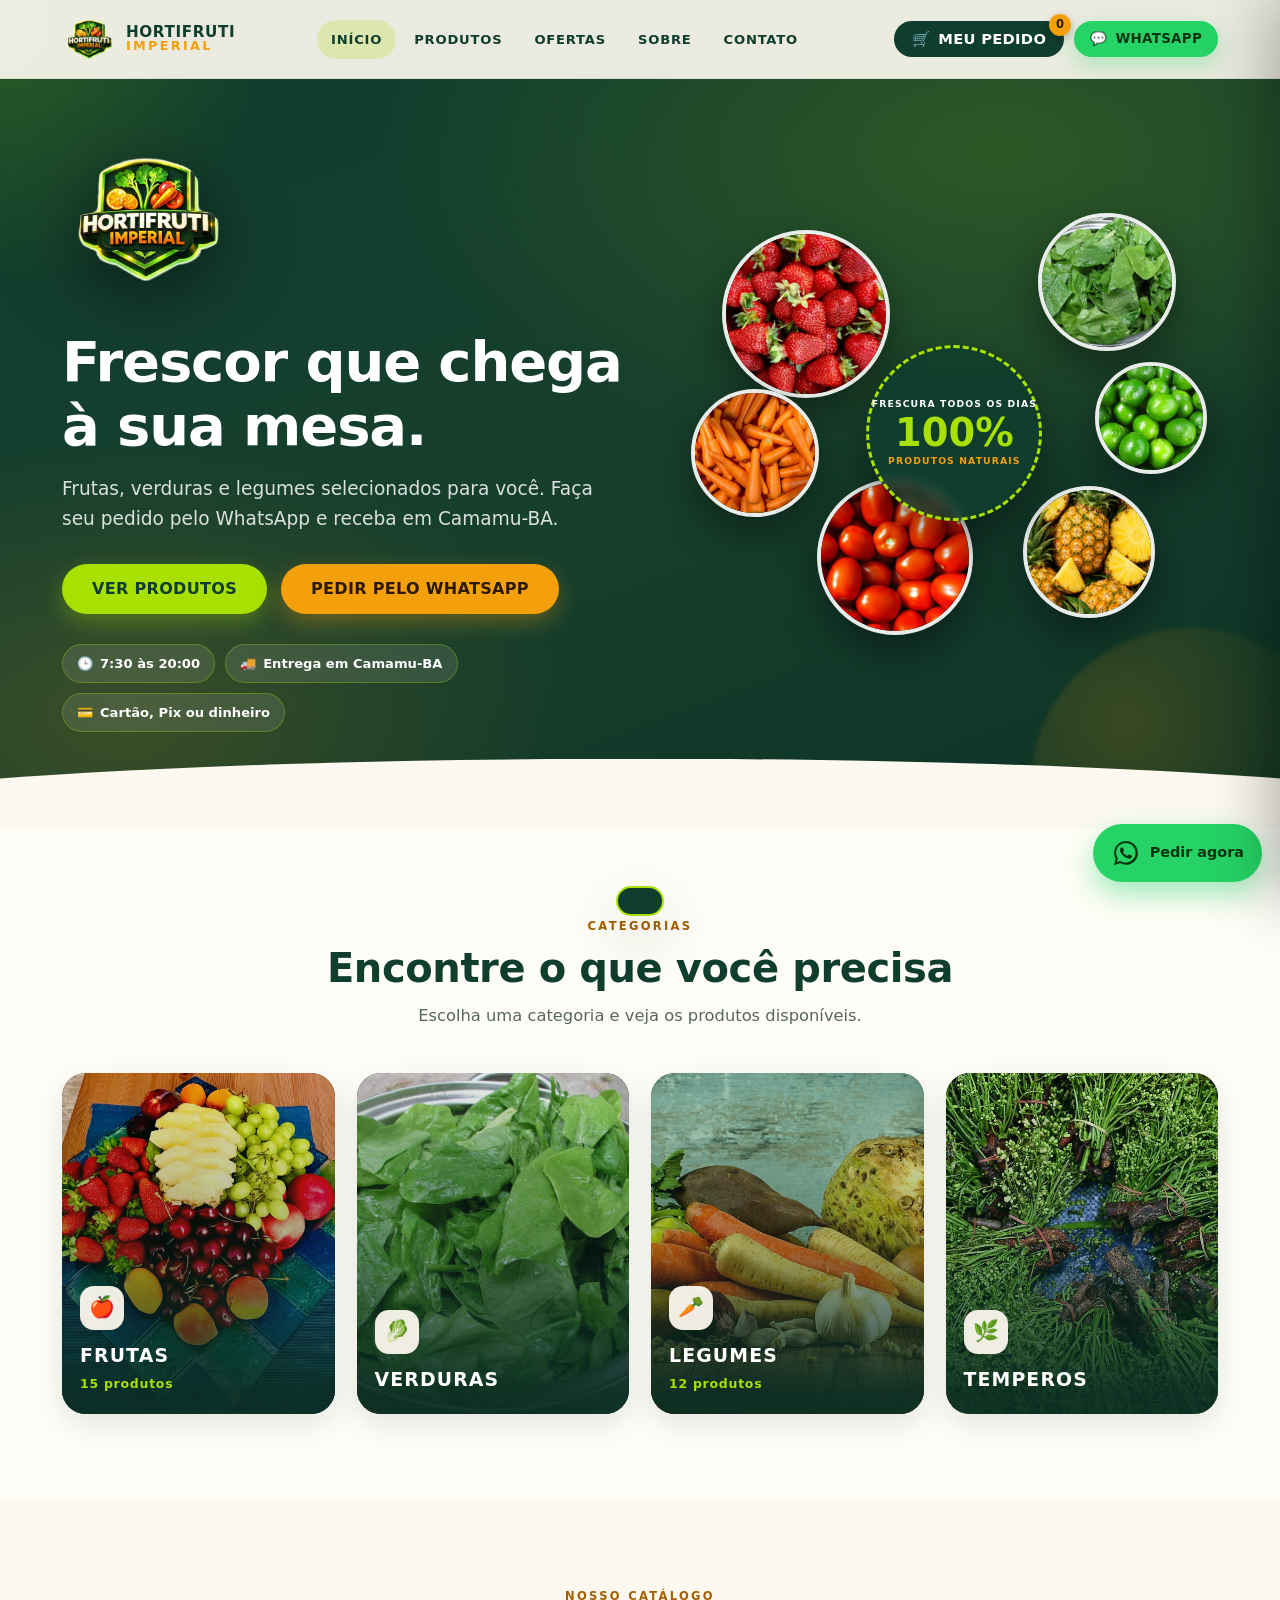
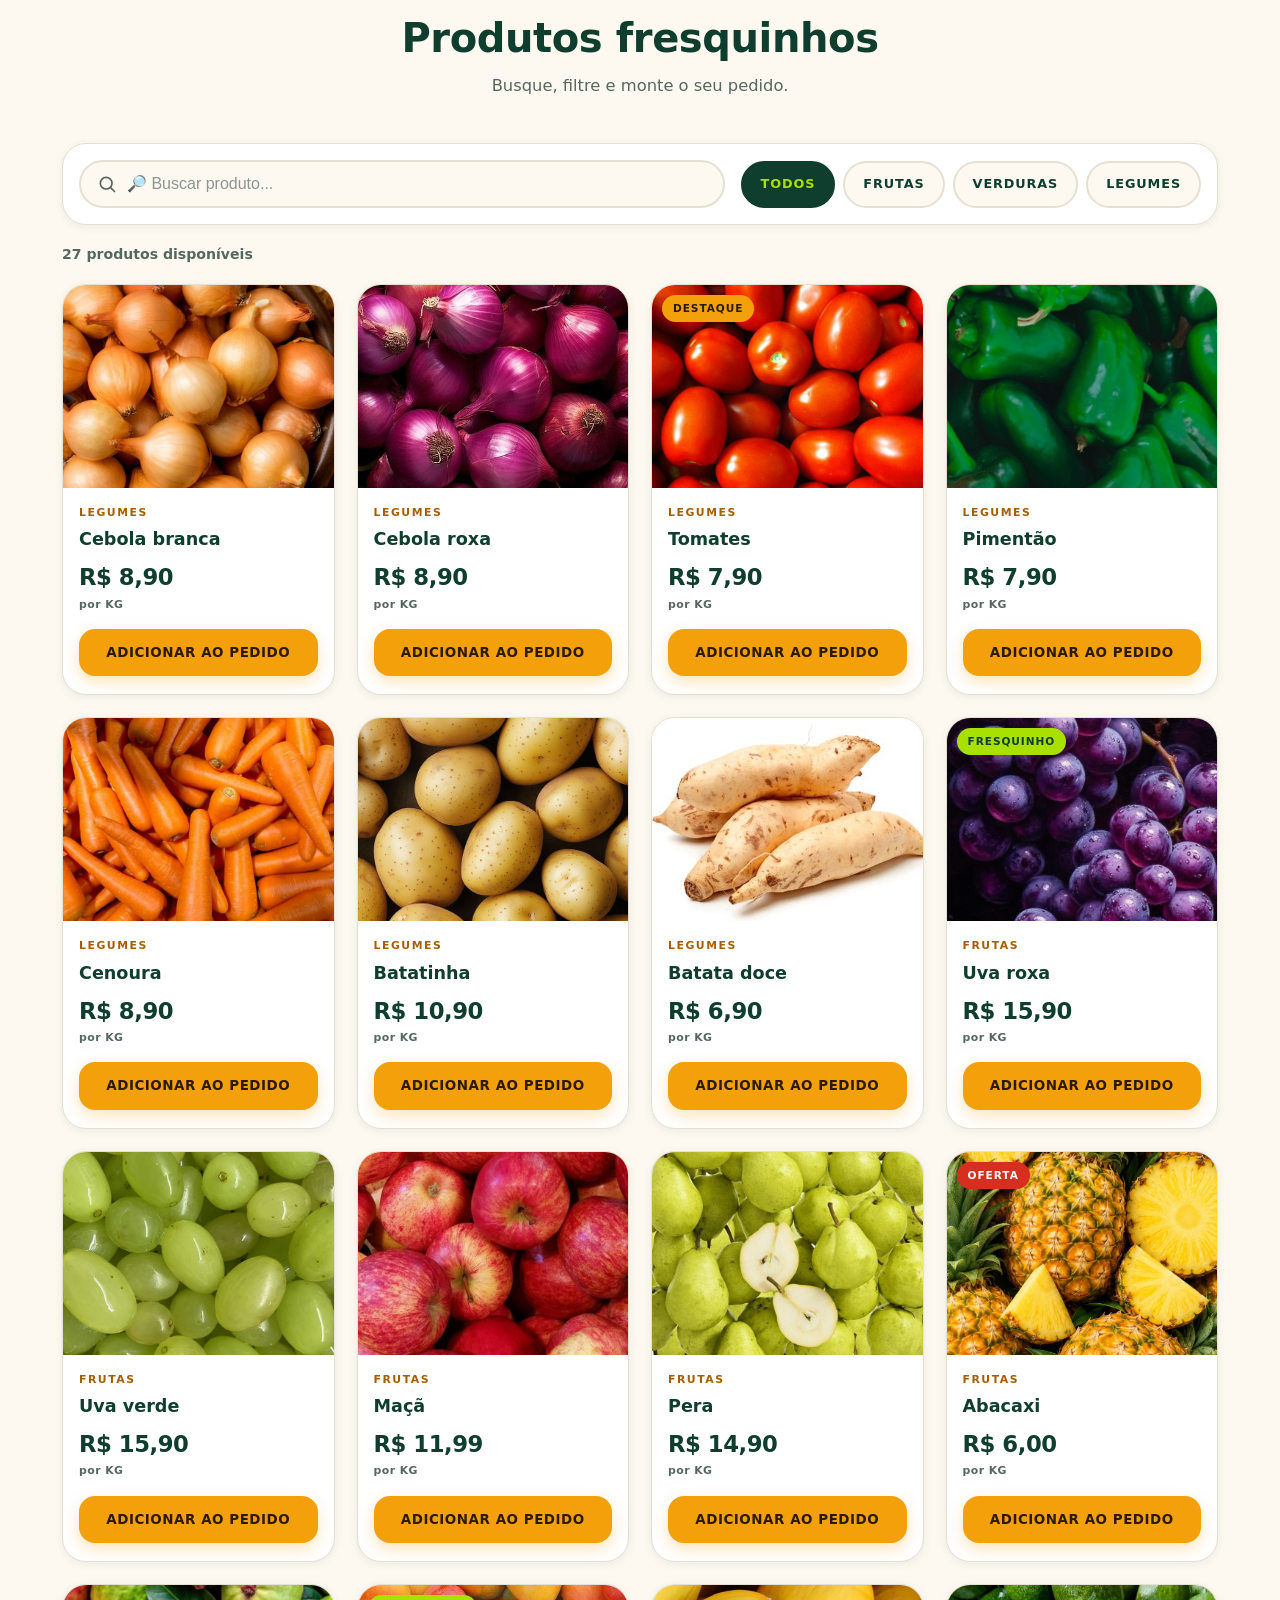
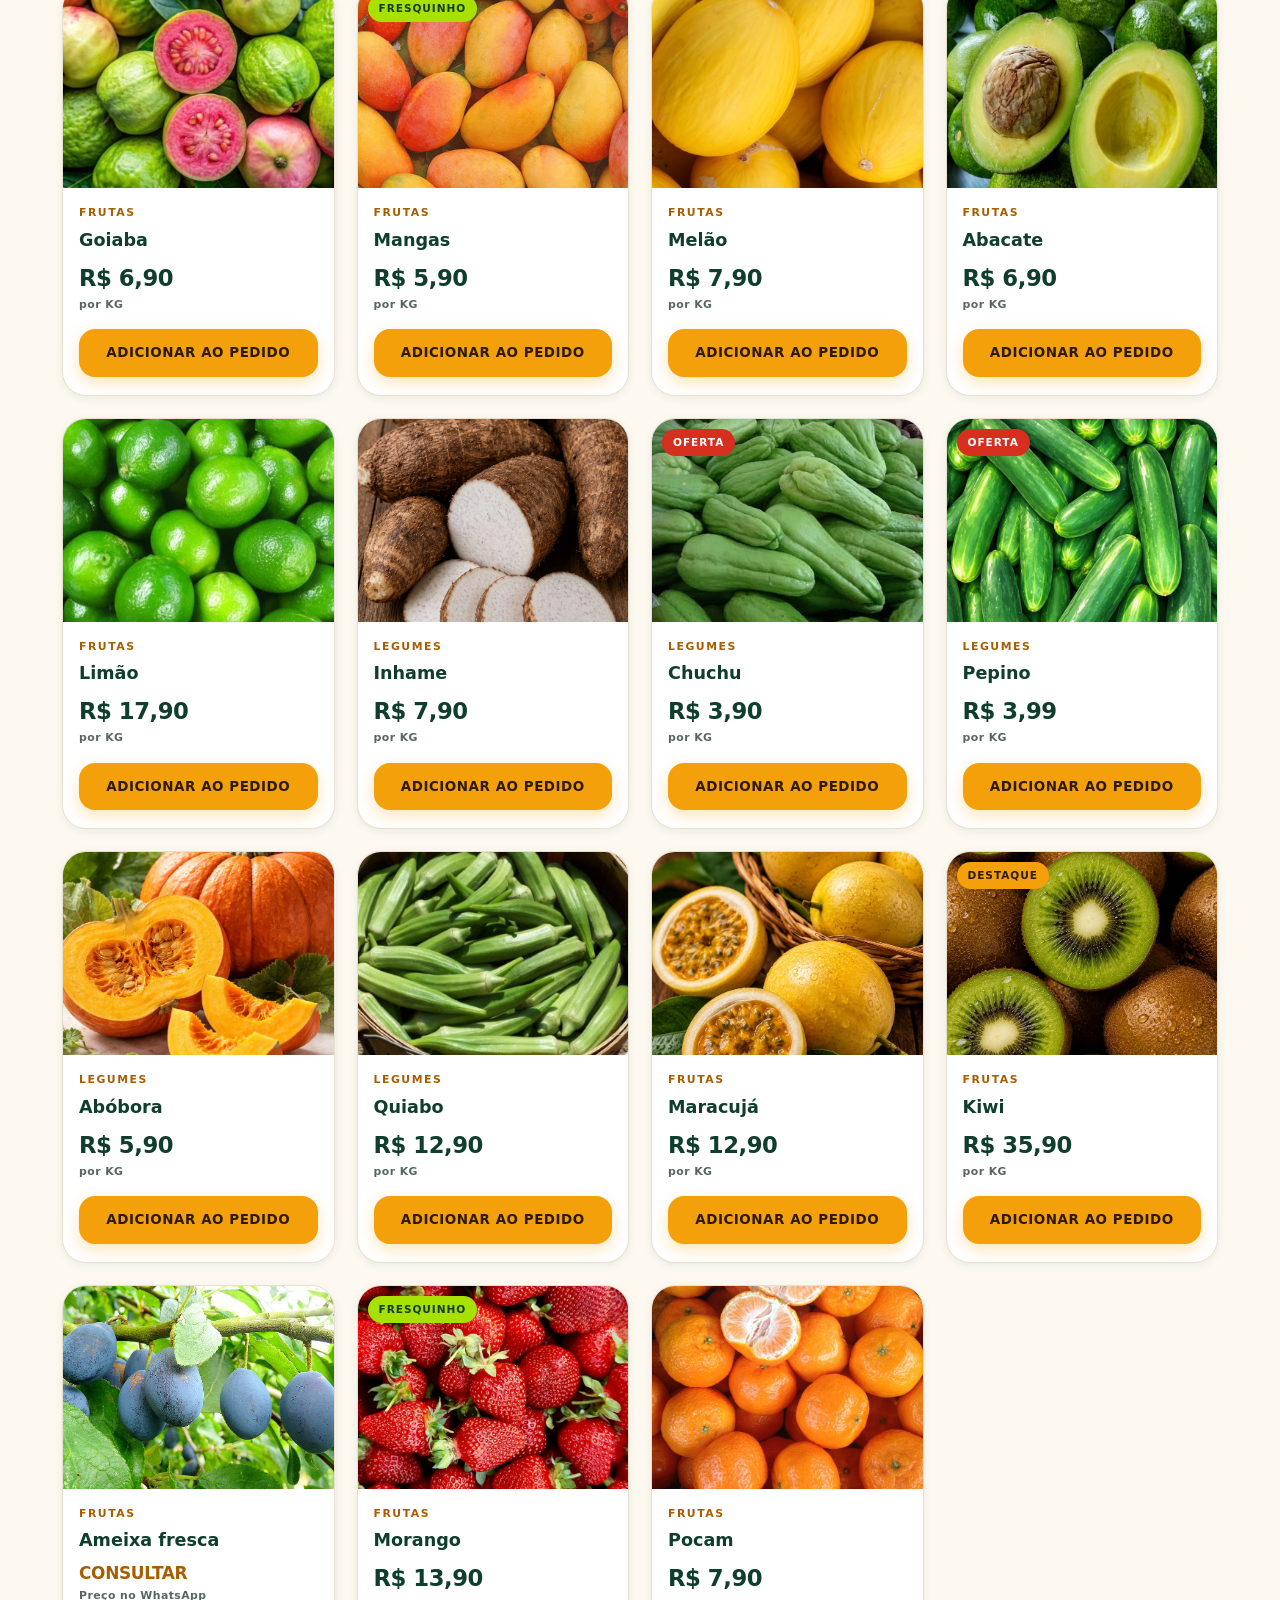
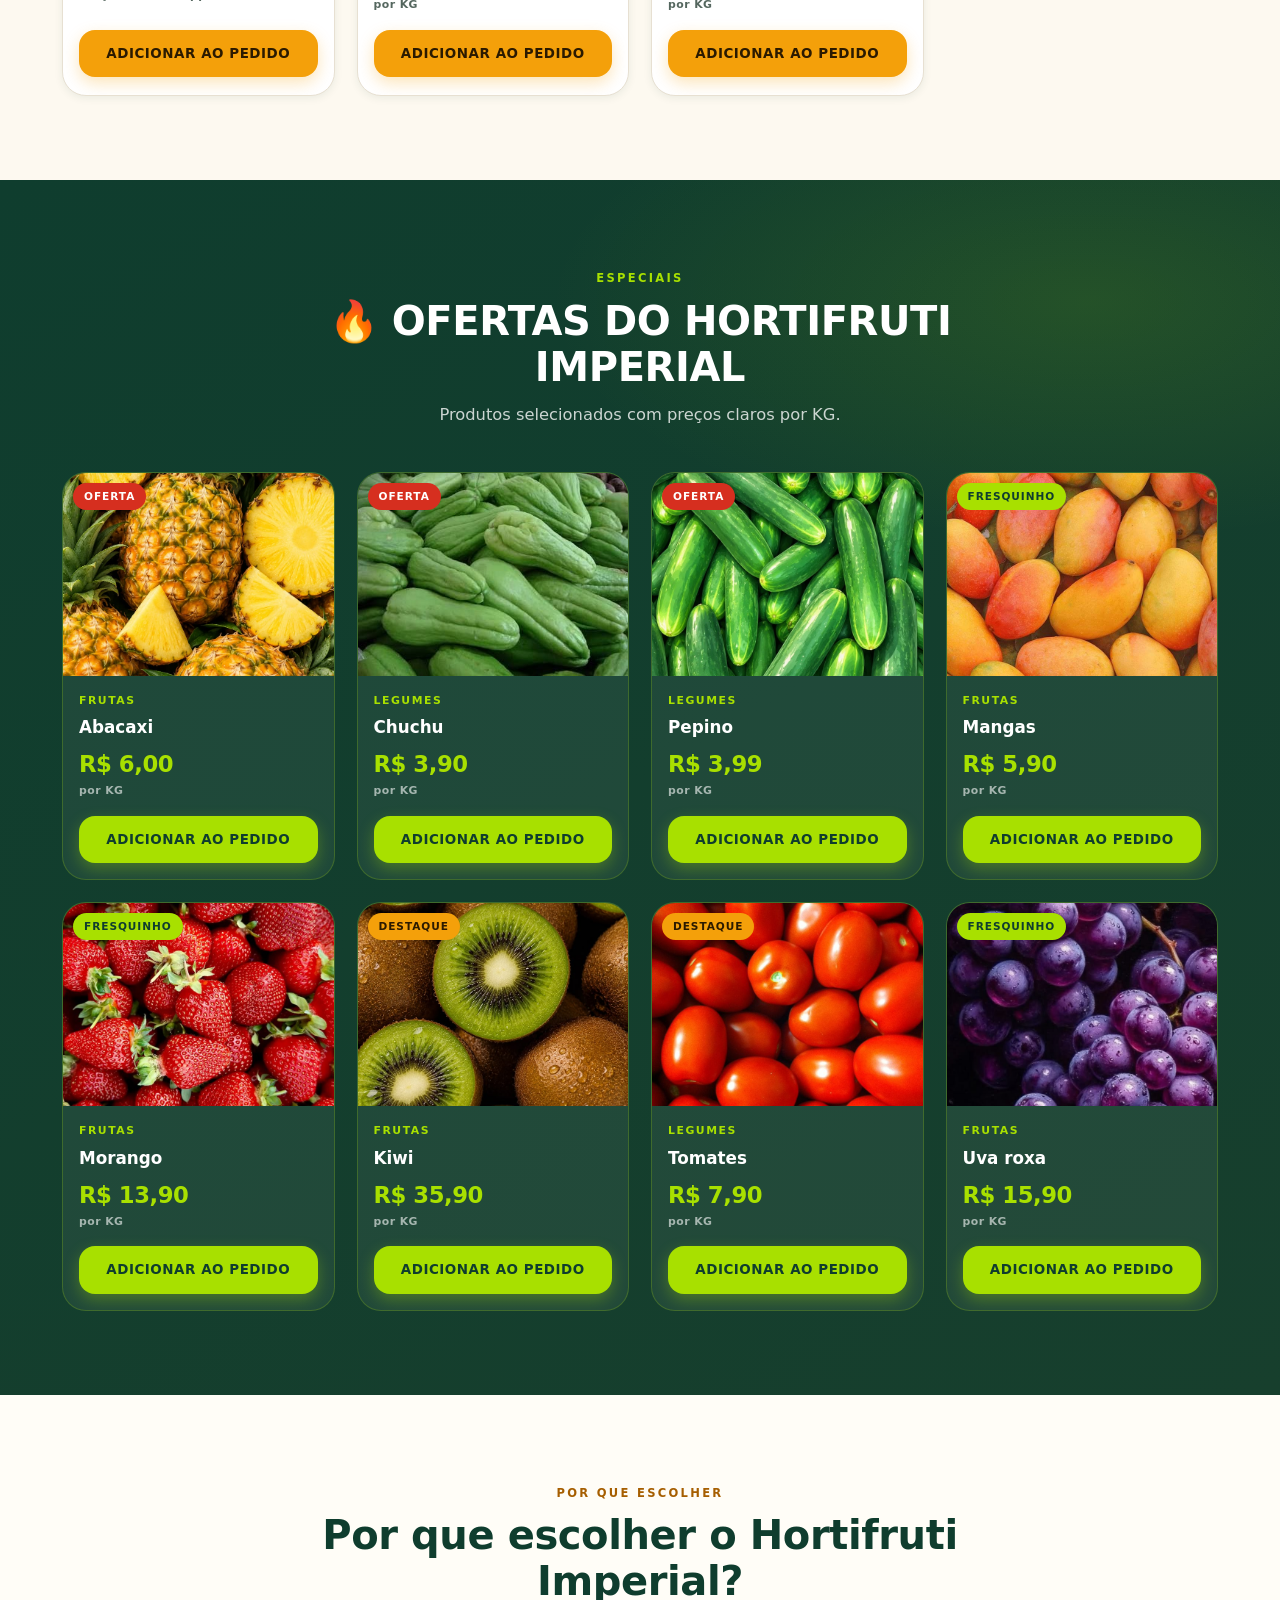
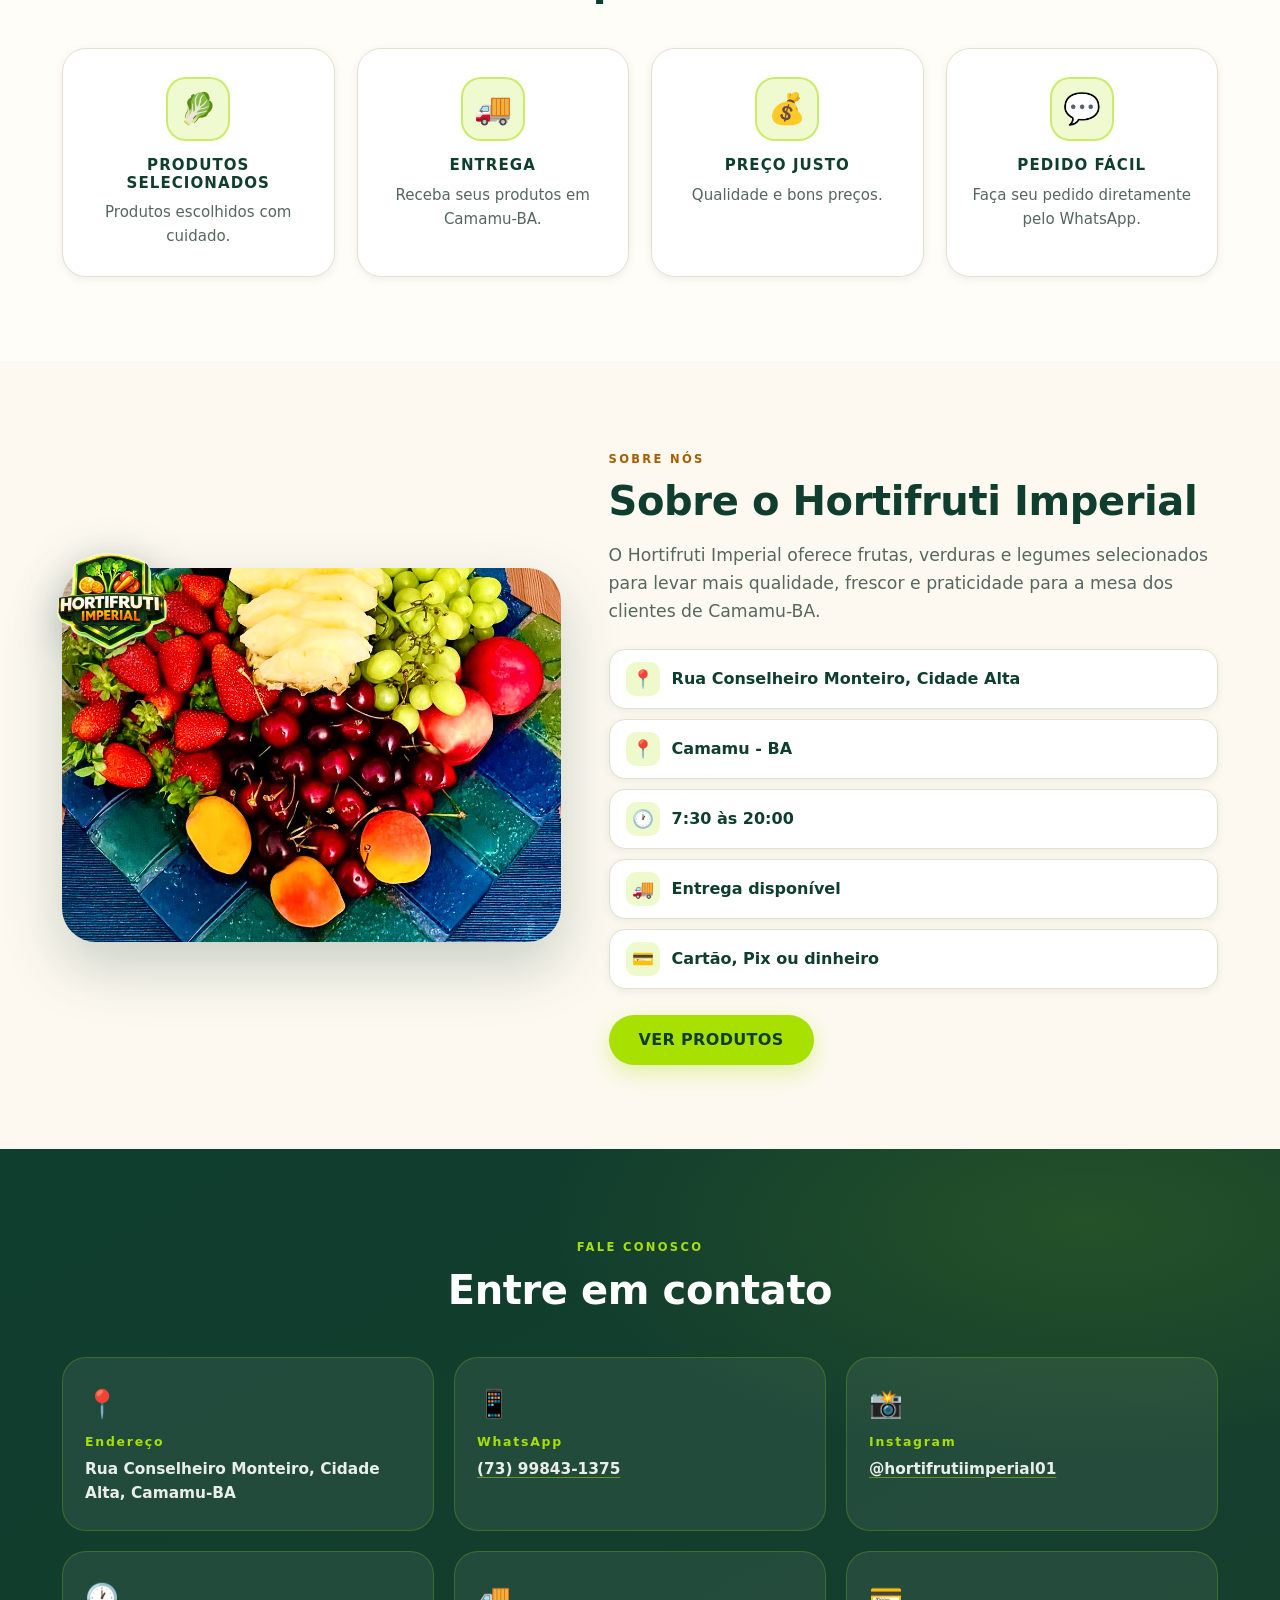
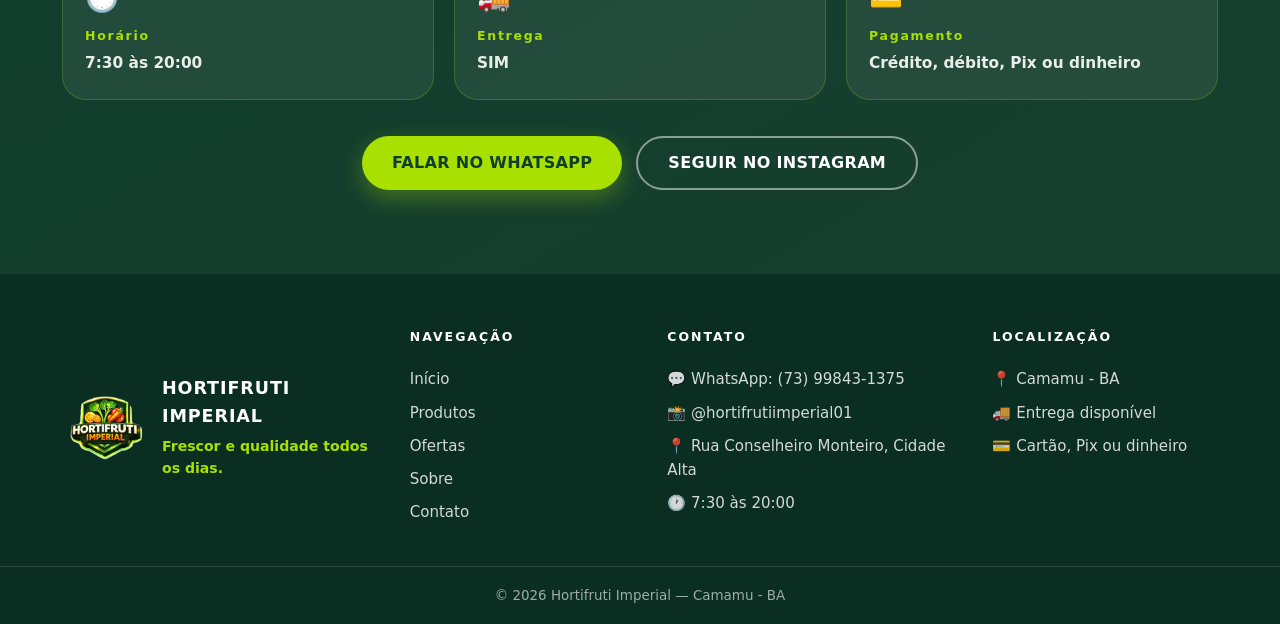
<file: index.html>
<!DOCTYPE html>
<html lang="pt-BR">
<head>
  <meta charset="UTF-8">
  <meta name="viewport" content="width=device-width, initial-scale=1, viewport-fit=cover">
  <title>Hortifruti Imperial | Frutas, Verduras e Legumes em Camamu-BA</title>
  <meta name="description" content="Hortifruti Imperial em Camamu-BA. Frutas, verduras e legumes frescos, ofertas e entrega. Faça seu pedido pelo WhatsApp.">
  <meta name="theme-color" content="#0F3D2E">
  <meta name="author" content="Hortifruti Imperial">
  <meta name="keywords" content="hortifruti, Camamu, Bahia, frutas, verduras, legumes, entrega, whatsapp, Hortifruti Imperial">
  <link rel="icon" type="image/png" href="assets/logo.png">
  <link rel="apple-touch-icon" href="assets/logo.jpg">

  <meta property="og:type" content="website">
  <meta property="og:locale" content="pt_BR">
  <meta property="og:site_name" content="Hortifruti Imperial">
  <meta property="og:title" content="Hortifruti Imperial | Frutas, Verduras e Legumes em Camamu-BA">
  <meta property="og:description" content="Hortifruti Imperial em Camamu-BA. Frutas, verduras e legumes frescos, ofertas e entrega. Faça seu pedido pelo WhatsApp.">
  <meta property="og:image" content="assets/logo.jpg">
  <meta name="twitter:card" content="summary_large_image">
  <meta name="twitter:title" content="Hortifruti Imperial | Frutas, Verduras e Legumes em Camamu-BA">
  <meta name="twitter:description" content="Hortifruti Imperial em Camamu-BA. Frutas, verduras e legumes frescos, ofertas e entrega. Faça seu pedido pelo WhatsApp.">

  <link rel="preconnect" href="https://wa.me">
  <script>document.documentElement.classList.add("js");</script>
  <link rel="stylesheet" href="css/styles.css">
</head>
<body>

<a class="skip-link" href="#produtos">Pular para os produtos</a>

<!-- ===================== HEADER ===================== -->
<header class="header" id="header">
  <div class="container header__inner">

    <a href="#inicio" class="brand" aria-label="Hortifruti Imperial — início">
      <img src="assets/logo.png" alt="Logo oficial do Hortifruti Imperial" class="brand__logo" width="72" height="72">
      <span class="brand__text">
        <strong>HORTIFRUTI</strong>
        <em>IMPERIAL</em>
      </span>
    </a>

    <nav class="nav" id="nav" aria-label="Menu principal">
      <a href="#inicio" class="nav__link">INÍCIO</a>
      <a href="#produtos" class="nav__link">PRODUTOS</a>
      <a href="#ofertas" class="nav__link">OFERTAS</a>
      <a href="#sobre" class="nav__link">SOBRE</a>
      <a href="#contato" class="nav__link">CONTATO</a>
      <a href="https://wa.me/5573998431375" target="_blank" rel="noopener noreferrer" class="nav__zap nav__zap--mobile">💬 WHATSAPP</a>
    </nav>

    <div class="header__actions">
      <button type="button" class="btn btn--cart" id="openCart">
        <span class="btn__icon" aria-hidden="false">🛒</span>
        <span class="btn__label">MEU PEDIDO</span>
        <span class="cart-badge" id="cartBadge" hidden>0</span>
      </button>

      <a href="https://wa.me/5573998431375" target="_blank" rel="noopener noreferrer" class="btn btn--zap header__zap">
        💬 <span>WHATSAPP</span>
      </a>

      <button type="button" class="hamburger" id="hamburger" aria-label="Abrir menu" aria-expanded="false" aria-controls="nav">
        <span></span><span></span><span></span>
      </button>
    </div>
  </div>
</header>

<main>

<!-- ===================== HERO ===================== -->
<section class="hero" id="inicio">
  <div class="hero__leaf hero__leaf--1" aria-hidden="true"></div>
  <div class="hero__leaf hero__leaf--2" aria-hidden="true"></div>

  <div class="container hero__inner">
    <div class="hero__content reveal">
      <div class="hero__logo">
        <img src="assets/logo.png" alt="Logo oficial do Hortifruti Imperial" width="260" height="260">
      </div>
      <h1 class="hero__title">Frescor que chega à sua mesa.</h1>
      <p class="hero__subtitle">Frutas, verduras e legumes selecionados para você. Faça seu pedido pelo WhatsApp e receba em Camamu-BA.</p>

      <div class="hero__cta">
        <a href="#produtos" class="btn btn--lg btn--lime">VER PRODUTOS</a>
        <a href="https://wa.me/5573998431375" target="_blank" rel="noopener noreferrer" class="btn btn--lg btn--orange">PEDIR PELO WHATSAPP</a>
      </div>

      <ul class="hero__highlights">
        <li>🕒 <span>7:30 às 20:00</span></li>
        <li>🚚 <span>Entrega em Camamu-BA</span></li>
        <li>💳 <span>Cartão, Pix ou dinheiro</span></li>
      </ul>
    </div>

    <div class="hero__visual reveal" aria-hidden="true">
      <div class="orb orb--a"><img src="assets/products/morango.jpg" alt=""></div>
      <div class="orb orb--b"><img src="assets/products/cat-verduras.jpg" alt=""></div>
      <div class="orb orb--c"><img src="assets/products/cenoura.jpg" alt=""></div>
      <div class="orb orb--d"><img src="assets/products/tomates.jpg" alt=""></div>
      <div class="orb orb--e"><img src="assets/products/limao.jpg" alt=""></div>
      <div class="orb orb--f"><img src="assets/products/abacaxi.jpg" alt=""></div>
      <div class="hero__badge">
        <span class="hero__badge-top">FRESCURA TODOS OS DIAS</span>
        <strong>100%</strong>
        <span class="hero__badge-bottom">PRODUTOS NATURAIS</span>
      </div>
    </div>
  </div>

  <div class="hero__wave" aria-hidden="true"></div>
</section>

<!-- ===================== CATEGORIAS ===================== -->
<section class="section section--cream" id="categorias">
  <div class="container">
    <header class="section__head reveal">
      <span class="eyebrow">CATEGORIAS</span>
      <h2 class="section__title">Encontre o que você precisa</h2>
      <p class="section__lead">Escolha uma categoria e veja os produtos disponíveis.</p>
    </header>

    <div class="cat-grid" id="catGrid"></div>
  </div>
</section>

<!-- ===================== PRODUTOS ===================== -->
<section class="section" id="produtos">
  <div class="container">
    <header class="section__head reveal">
      <span class="eyebrow">NOSSO CATÁLOGO</span>
      <h2 class="section__title">Produtos fresquinhos</h2>
      <p class="section__lead">Busque, filtre e monte o seu pedido.</p>
    </header>

    <div class="toolbar reveal">
      <div class="search">
        <svg viewBox="0 0 24 24" width="20" height="20" aria-hidden="true" fill="none" stroke="currentColor" stroke-width="2" stroke-linecap="round"><circle cx="11" cy="11" r="7"></circle><line x1="21" y1="21" x2="16.65" y2="16.65"></line></svg>
        <input type="search" id="searchInput" placeholder="🔎 Buscar produto..." autocomplete="off" aria-label="🔎 Buscar produto...">
        <button type="button" class="search__clear" id="searchClear" aria-label="Limpar busca" hidden>×</button>
      </div>

      <div class="filters" id="filters" role="group" aria-label="Filtrar por categoria">
        <button type="button" class="chip is-active" data-cat="Todos">TODOS</button>
        <button type="button" class="chip" data-cat="Frutas">FRUTAS</button>
        <button type="button" class="chip" data-cat="Verduras">VERDURAS</button>
        <button type="button" class="chip" data-cat="Legumes">LEGUMES</button>
      </div>
    </div>

    <p class="results-count" id="resultsCount" aria-live="polite"></p>

    <div class="prod-grid" id="prodGrid"></div>

    <div class="empty" id="emptyState" hidden>
      <div class="empty__icon">🧺</div>
      <h3>Nenhum produto encontrado</h3>
      <p id="emptyMsg">Tente outro termo ou veja todos os produtos.</p>
      <button type="button" class="btn btn--orange" id="resetFilters">VER TODOS OS PRODUTOS</button>
    </div>
  </div>
</section>

<!-- ===================== OFERTAS ===================== -->
<section class="section section--dark" id="ofertas">
  <div class="container">
    <header class="section__head section__head--light reveal">
      <span class="eyebrow eyebrow--lime">ESPECIAIS</span>
      <h2 class="section__title">🔥 OFERTAS DO HORTIFRUTI IMPERIAL</h2>
      <p class="section__lead">Produtos selecionados com preços claros por KG.</p>
    </header>

    <div class="offer-grid" id="offerGrid"></div>
  </div>
</section>

<!-- ===================== DIFERENCIAIS ===================== -->
<section class="section section--cream" id="diferenciais">
  <div class="container">
    <header class="section__head reveal">
      <span class="eyebrow">POR QUE ESCOLHER</span>
      <h2 class="section__title">Por que escolher o Hortifruti Imperial?</h2>
    </header>

    <div class="diff-grid">
      <article class="diff reveal">
        <div class="diff__icon">🥬</div>
        <h3>PRODUTOS SELECIONADOS</h3>
        <p>Produtos escolhidos com cuidado.</p>
      </article>
      <article class="diff reveal">
        <div class="diff__icon">🚚</div>
        <h3>ENTREGA</h3>
        <p>Receba seus produtos em Camamu-BA.</p>
      </article>
      <article class="diff reveal">
        <div class="diff__icon">💰</div>
        <h3>PREÇO JUSTO</h3>
        <p>Qualidade e bons preços.</p>
      </article>
      <article class="diff reveal">
        <div class="diff__icon">💬</div>
        <h3>PEDIDO FÁCIL</h3>
        <p>Faça seu pedido diretamente pelo WhatsApp.</p>
      </article>
    </div>
  </div>
</section>

<!-- ===================== SOBRE ===================== -->
<section class="section" id="sobre">
  <div class="container about">
    <div class="about__media reveal">
      <img src="assets/logo.png" alt="Logo oficial do Hortifruti Imperial" class="about__logo">
      <div class="about__photo">
        <img src="assets/products/cat-frutas.jpg" alt="Frutas frescas selecionadas do Hortifruti Imperial" loading="lazy">
      </div>
    </div>

    <div class="about__body reveal">
      <span class="eyebrow">SOBRE NÓS</span>
      <h2 class="section__title">Sobre o Hortifruti Imperial</h2>
      <p class="about__text">O Hortifruti Imperial oferece frutas, verduras e legumes selecionados para levar mais qualidade, frescor e praticidade para a mesa dos clientes de Camamu-BA.</p>

      <ul class="info-list">
        <li><span class="info-list__ico">📍</span> Rua Conselheiro Monteiro, Cidade Alta</li>
        <li><span class="info-list__ico">📍</span> Camamu - BA</li>
        <li><span class="info-list__ico">🕐</span> 7:30 às 20:00</li>
        <li><span class="info-list__ico">🚚</span> Entrega disponível</li>
        <li><span class="info-list__ico">💳</span> Cartão, Pix ou dinheiro</li>
      </ul>

      <a href="#produtos" class="btn btn--lime btn--lg">VER PRODUTOS</a>
    </div>
  </div>
</section>

<!-- ===================== CONTATO ===================== -->
<section class="section section--dark" id="contato">
  <div class="container">
    <header class="section__head section__head--light reveal">
      <span class="eyebrow eyebrow--lime">FALE CONOSCO</span>
      <h2 class="section__title">Entre em contato</h2>
    </header>

    <div class="contact-grid">
      <article class="contact-card reveal">
        <span class="contact-card__ico">📍</span>
        <h3>Endereço</h3>
        <p>Rua Conselheiro Monteiro, Cidade Alta, Camamu-BA</p>
      </article>

      <article class="contact-card reveal">
        <span class="contact-card__ico">📱</span>
        <h3>WhatsApp</h3>
        <p><a href="https://wa.me/5573998431375" target="_blank" rel="noopener noreferrer">(73) 99843-1375</a></p>
      </article>

      <article class="contact-card reveal">
        <span class="contact-card__ico">📸</span>
        <h3>Instagram</h3>
        <p><a href="https://www.instagram.com/hortifrutiimperial01/" target="_blank" rel="noopener noreferrer">@hortifrutiimperial01</a></p>
      </article>

      <article class="contact-card reveal">
        <span class="contact-card__ico">🕐</span>
        <h3>Horário</h3>
        <p>7:30 às 20:00</p>
      </article>

      <article class="contact-card reveal">
        <span class="contact-card__ico">🚚</span>
        <h3>Entrega</h3>
        <p>SIM</p>
      </article>

      <article class="contact-card reveal">
        <span class="contact-card__ico">💳</span>
        <h3>Pagamento</h3>
        <p>Crédito, débito, Pix ou dinheiro</p>
      </article>
    </div>

    <div class="contact__cta reveal">
      <a href="https://wa.me/5573998431375" target="_blank" rel="noopener noreferrer" class="btn btn--lg btn--lime">FALAR NO WHATSAPP</a>
      <a href="https://www.instagram.com/hortifrutiimperial01/" target="_blank" rel="noopener noreferrer" class="btn btn--lg btn--outline">SEGUIR NO INSTAGRAM</a>
    </div>
  </div>
</section>

</main>

<!-- ===================== RODAPÉ ===================== -->
<footer class="footer">
  <div class="container footer__grid">
    <div class="footer__brand">
      <img src="assets/logo.png" alt="Logo oficial do Hortifruti Imperial" class="footer__logo" width="90" height="90">
      <div>
        <strong class="footer__name">HORTIFRUTI IMPERIAL</strong>
        <p class="footer__tag">Frescor e qualidade todos os dias.</p>
      </div>
    </div>

    <nav class="footer__links" aria-label="Links do rodapé">
      <h4>Navegação</h4>
      <a href="#inicio">Início</a>
      <a href="#produtos">Produtos</a>
      <a href="#ofertas">Ofertas</a>
      <a href="#sobre">Sobre</a>
      <a href="#contato">Contato</a>
    </nav>

    <div class="footer__contact">
      <h4>Contato</h4>
      <a href="https://wa.me/5573998431375" target="_blank" rel="noopener noreferrer">💬 WhatsApp: (73) 99843-1375</a>
      <a href="https://www.instagram.com/hortifrutiimperial01/" target="_blank" rel="noopener noreferrer">📸 @hortifrutiimperial01</a>
      <span>📍 Rua Conselheiro Monteiro, Cidade Alta</span>
      <span>🕐 7:30 às 20:00</span>
    </div>

    <div class="footer__city">
      <h4>Localização</h4>
      <p>📍 Camamu - BA</p>
      <p>🚚 Entrega disponível</p>
      <p>💳 Cartão, Pix ou dinheiro</p>
    </div>
  </div>

  <div class="footer__bottom">
    <div class="container">
      <span>© <span id="year">2026</span> Hortifruti Imperial — Camamu - BA</span>
    </div>
  </div>
</footer>

<!-- ===================== CARRINHO ===================== -->
<div class="overlay" id="overlay" hidden></div>

<aside class="cart" id="cart" aria-label="Meu pedido" aria-hidden="true" inert>
  <header class="cart__head">
    <div>
      <span class="eyebrow">SEU CARRINHO</span>
      <h2>MEU PEDIDO</h2>
    </div>
    <button type="button" class="cart__close" id="closeCart" aria-label="Fechar meu pedido">×</button>
  </header>

  <div class="cart__body" id="cartBody">
    <div class="cart__empty" id="cartEmpty">
      <div class="cart__empty-ico">🧺</div>
      <h3>Seu pedido está vazio</h3>
      <p>Adicione produtos fresquinhos para montar o seu pedido.</p>
      <button type="button" class="btn btn--lime" id="cartShop">VER PRODUTOS</button>
    </div>

    <ul class="cart__list" id="cartList"></ul>
  </div>

  <footer class="cart__foot" id="cartFoot" hidden>
    <div class="cart__row">
      <span>Produtos</span>
      <strong id="cartCount">0 itens</strong>
    </div>
    <div class="cart__row cart__row--total">
      <span>TOTAL DO PEDIDO</span>
      <strong id="cartTotal">R$ 0,00</strong>
    </div>
    <div class="cart__row cart__row--pay">
      <span>Forma de pagamento</span>
      <strong id="cartPay">escolher no checkout</strong>
    </div>
    <p class="cart__note" id="cartNote" hidden></p>
    <button type="button" class="btn btn--zap btn--block btn--lg" id="sendOrder">
      ENVIAR PEDIDO PELO WHATSAPP
    </button>
    <button type="button" class="btn btn--ghost btn--block" id="clearCart">LIMPAR PEDIDO</button>
    <p class="cart__hint">Entrega: Sim · Pagamento: crédito, débito, Pix ou dinheiro</p>
  </footer>
</aside>

<!-- ===================== COMO DESEJA COMPRAR (KG OU UNIDADE) ===================== -->
<div class="choice" id="choice" hidden>
  <div class="choice__backdrop" data-choice-close></div>

  <div class="choice__panel" role="dialog" aria-modal="true" aria-labelledby="choiceName">
    <header class="choice__head">
      <img class="choice__img" id="choiceImg" alt="">
      <div class="choice__info">
        <span class="eyebrow eyebrow--lime">NOVO ITEM</span>
        <h2 id="choiceName">Produto</h2>
        <p class="choice__price" id="choicePrice"></p>
      </div>
      <button type="button" class="choice__close" id="choiceClose" aria-label="Fechar">×</button>
    </header>

    <div class="choice__body">
      <p class="choice__ask">Como deseja comprar?</p>

      <div class="choice__types" id="choiceTypes" role="group" aria-label="Como deseja comprar?">
        <button type="button" class="type-btn is-active" data-tipo="kg" aria-pressed="true">Por KG</button>
        <button type="button" class="type-btn" data-tipo="un" aria-pressed="false">Por unidade</button>
      </div>

      <p class="choice__label" id="choiceQtyLabel">Quantidade em KG</p>
      <div class="choice__chips" id="choiceChips"></div>

      <div class="qty qty--lg">
        <button type="button" id="choiceDec" aria-label="Diminuir quantidade">−</button>
        <input class="qty__input" id="choiceQtd" type="text" inputmode="decimal" autocomplete="off" value="1" aria-label="Quantidade">
        <span class="qty__unit" id="choiceUnit">KG</span>
        <button type="button" id="choiceInc" aria-label="Aumentar quantidade">+</button>
      </div>

      <div class="choice__total">
        <span>Total</span>
        <strong id="choiceTotal">R$ 0,00</strong>
      </div>

      <p class="choice__hint" id="choiceHint" hidden></p>

      <button type="button" class="btn btn--orange btn--block btn--lg" id="choiceAdd">ADICIONAR AO PEDIDO</button>
    </div>
  </div>
</div>

<!-- ===================== CHECKOUT: COMO DESEJA PAGAR? ===================== -->
<div class="choice checkout" id="checkout" hidden>
  <div class="choice__backdrop" data-checkout-close></div>

  <div class="choice__panel" role="dialog" aria-modal="true" aria-labelledby="payTitle">
    <header class="choice__head">
      <div class="choice__info">
        <span class="eyebrow eyebrow--lime">FINALIZAR PEDIDO</span>
        <h2 id="payTitle">Como deseja pagar?</h2>
        <p class="choice__price" id="payTotal">Total do pedido: R$ 0,00</p>
      </div>
      <button type="button" class="choice__close" id="payClose" aria-label="Fechar pagamento">×</button>
    </header>

    <div class="choice__body">
      <fieldset class="pay-list" id="payList">
        <legend class="pay-legend">Escolha uma forma de pagamento:</legend>

        <label class="pay-option">
          <input type="checkbox" class="pay-check" name="pagamento" value="Cartão de crédito">
          <span class="pay-box" aria-hidden="true"></span>
          <span class="pay-name">Cartão de crédito</span>
        </label>

        <label class="pay-option">
          <input type="checkbox" class="pay-check" name="pagamento" value="Cartão de débito">
          <span class="pay-box" aria-hidden="true"></span>
          <span class="pay-name">Cartão de débito</span>
        </label>

        <label class="pay-option">
          <input type="checkbox" class="pay-check" name="pagamento" value="Pix">
          <span class="pay-box" aria-hidden="true"></span>
          <span class="pay-name">Pix</span>
        </label>

        <label class="pay-option">
          <input type="checkbox" class="pay-check" name="pagamento" value="Dinheiro">
          <span class="pay-box" aria-hidden="true"></span>
          <span class="pay-name">Dinheiro</span>
        </label>
      </fieldset>

      <p class="pay-error" id="payError" hidden>Selecione uma forma de pagamento para finalizar o pedido.</p>

      <button type="button" class="btn btn--zap btn--block btn--lg" id="paySend">ENVIAR PEDIDO PELO WHATSAPP</button>
      <button type="button" class="btn btn--ghost btn--block" id="payBack">VOLTAR AO PEDIDO</button>
    </div>
  </div>
</div>

<!-- ===================== WHATSAPP FLUTUANTE ===================== -->
<aside class="fab-holder" aria-label="Atalho do WhatsApp">
<a class="fab" href="https://wa.me/5573998431375" target="_blank" rel="noopener noreferrer" aria-label="Pedir agora no WhatsApp (73) 99843-1375">
  <svg viewBox="0 0 32 32" width="30" height="30" aria-hidden="true" fill="currentColor"><path d="M16.01 3.2C9 3.2 3.3 8.9 3.3 15.9c0 2.24.59 4.42 1.7 6.35L3.2 28.8l6.72-1.76a12.8 12.8 0 0 0 6.09 1.55c7 0 12.7-5.7 12.7-12.7S23 3.2 16.01 3.2zm0 23.1c-1.9 0-3.76-.51-5.4-1.47l-.39-.23-4 .98 1.06-3.86-.25-.4a10.3 10.3 0 0 1-1.58-5.52c0-5.72 4.66-10.37 10.38-10.37 5.72 0 10.36 4.65 10.36 10.37 0 5.72-4.65 10.37-10.36 10.37zm5.69-7.75c-.31-.16-1.85-.91-2.14-1.01-.29-.11-.5-.16-.71.16-.21.31-.81 1.01-.99 1.22-.18.21-.37.24-.68.08-.31-.16-1.32-.49-2.52-1.55-.93-.83-1.56-1.85-1.74-2.16-.18-.31-.02-.48.14-.64.14-.14.31-.37.47-.55.16-.18.21-.31.31-.52.11-.21.05-.39-.03-.55-.08-.16-.71-1.72-.98-2.35-.26-.62-.52-.54-.71-.55l-.61-.01c-.21 0-.55.08-.84.39-.29.31-1.1 1.08-1.1 2.62 0 1.55 1.13 3.04 1.29 3.25.16.21 2.22 3.4 5.39 4.77.75.32 1.34.52 1.8.66.76.24 1.45.21 2 .13.61-.09 1.85-.76 2.11-1.49.26-.73.26-1.36.18-1.49-.08-.13-.29-.21-.6-.37z"/></svg>
  <span class="fab__label">Pedir agora</span>
</a>
</aside>

<!-- ===================== TOAST ===================== -->
<div class="toast" id="toast" role="status" aria-live="polite"></div>

<script src="js/data.js"></script>
<script src="js/app.js"></script>
</body>
</html>
</file>
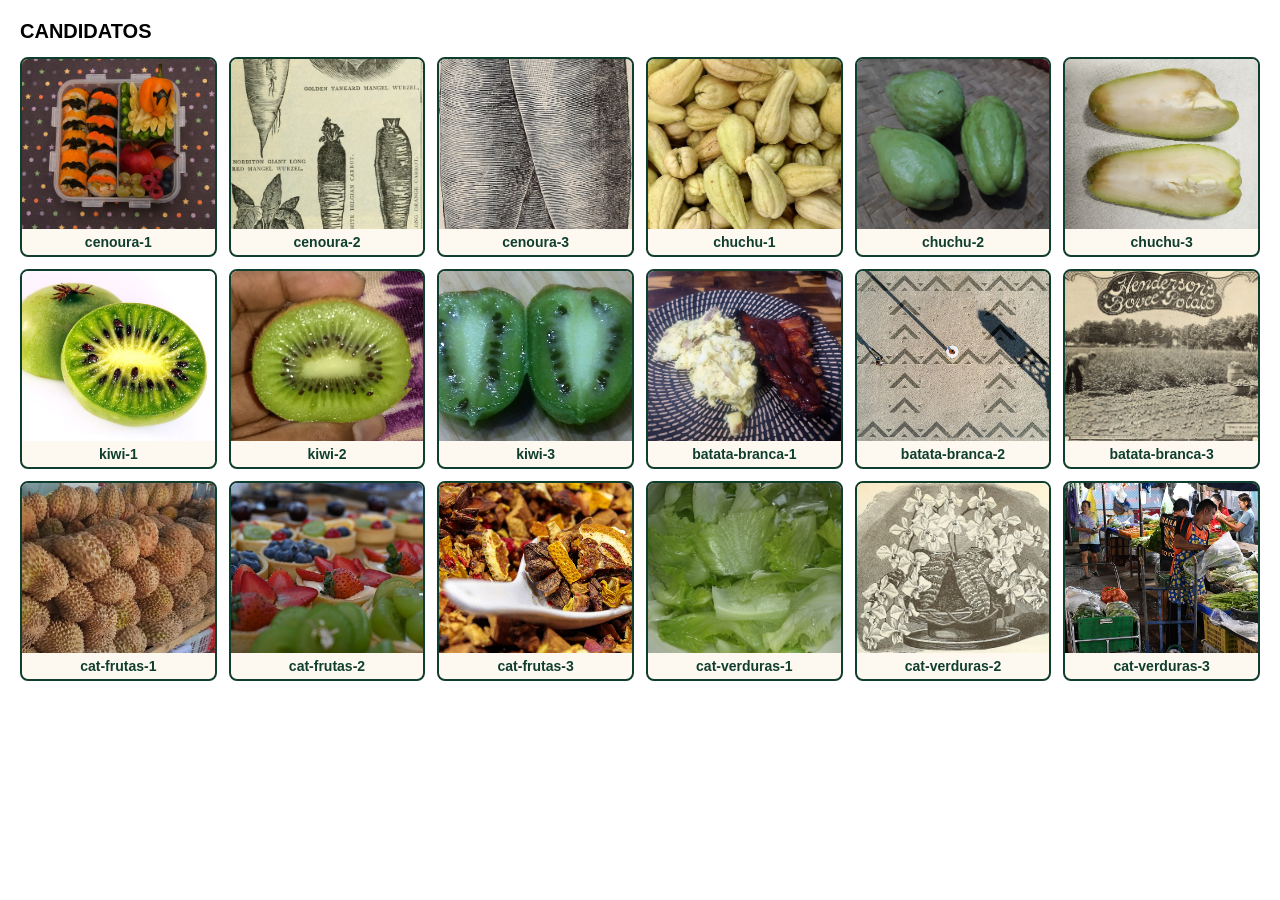
<file: tools/cand.html>
﻿<!DOCTYPE html><html lang="pt-BR"><head><meta charset="utf-8"><title>Candidatos</title>
<style>
body{background:#fff;font-family:Arial;margin:0;padding:20px}
h1{font-size:20px;margin:0 0 14px}
.grid{display:grid;grid-template-columns:repeat(6,1fr);gap:12px}
.cell{border:2px solid #0F3D2E;border-radius:8px;overflow:hidden;background:#FDF9F0}
.cell img{width:100%;height:170px;object-fit:cover;display:block;background:#eee}
.name{font-size:14px;font-weight:bold;padding:5px;text-align:center;color:#0F3D2E}
</style></head><body><h1>CANDIDATOS</h1><div class="grid"><div class="cell"><img src="cand/cenoura-1.jpg"><div class="name">cenoura-1</div></div><div class="cell"><img src="cand/cenoura-2.jpg"><div class="name">cenoura-2</div></div><div class="cell"><img src="cand/cenoura-3.jpg"><div class="name">cenoura-3</div></div><div class="cell"><img src="cand/chuchu-1.jpg"><div class="name">chuchu-1</div></div><div class="cell"><img src="cand/chuchu-2.jpg"><div class="name">chuchu-2</div></div><div class="cell"><img src="cand/chuchu-3.jpg"><div class="name">chuchu-3</div></div><div class="cell"><img src="cand/kiwi-1.jpg"><div class="name">kiwi-1</div></div><div class="cell"><img src="cand/kiwi-2.jpg"><div class="name">kiwi-2</div></div><div class="cell"><img src="cand/kiwi-3.jpg"><div class="name">kiwi-3</div></div><div class="cell"><img src="cand/batata-branca-1.jpg"><div class="name">batata-branca-1</div></div><div class="cell"><img src="cand/batata-branca-2.jpg"><div class="name">batata-branca-2</div></div><div class="cell"><img src="cand/batata-branca-3.jpg"><div class="name">batata-branca-3</div></div><div class="cell"><img src="cand/cat-frutas-1.jpg"><div class="name">cat-frutas-1</div></div><div class="cell"><img src="cand/cat-frutas-2.jpg"><div class="name">cat-frutas-2</div></div><div class="cell"><img src="cand/cat-frutas-3.jpg"><div class="name">cat-frutas-3</div></div><div class="cell"><img src="cand/cat-verduras-1.jpg"><div class="name">cat-verduras-1</div></div><div class="cell"><img src="cand/cat-verduras-2.jpg"><div class="name">cat-verduras-2</div></div><div class="cell"><img src="cand/cat-verduras-3.jpg"><div class="name">cat-verduras-3</div></div></div></body></html>
</file>
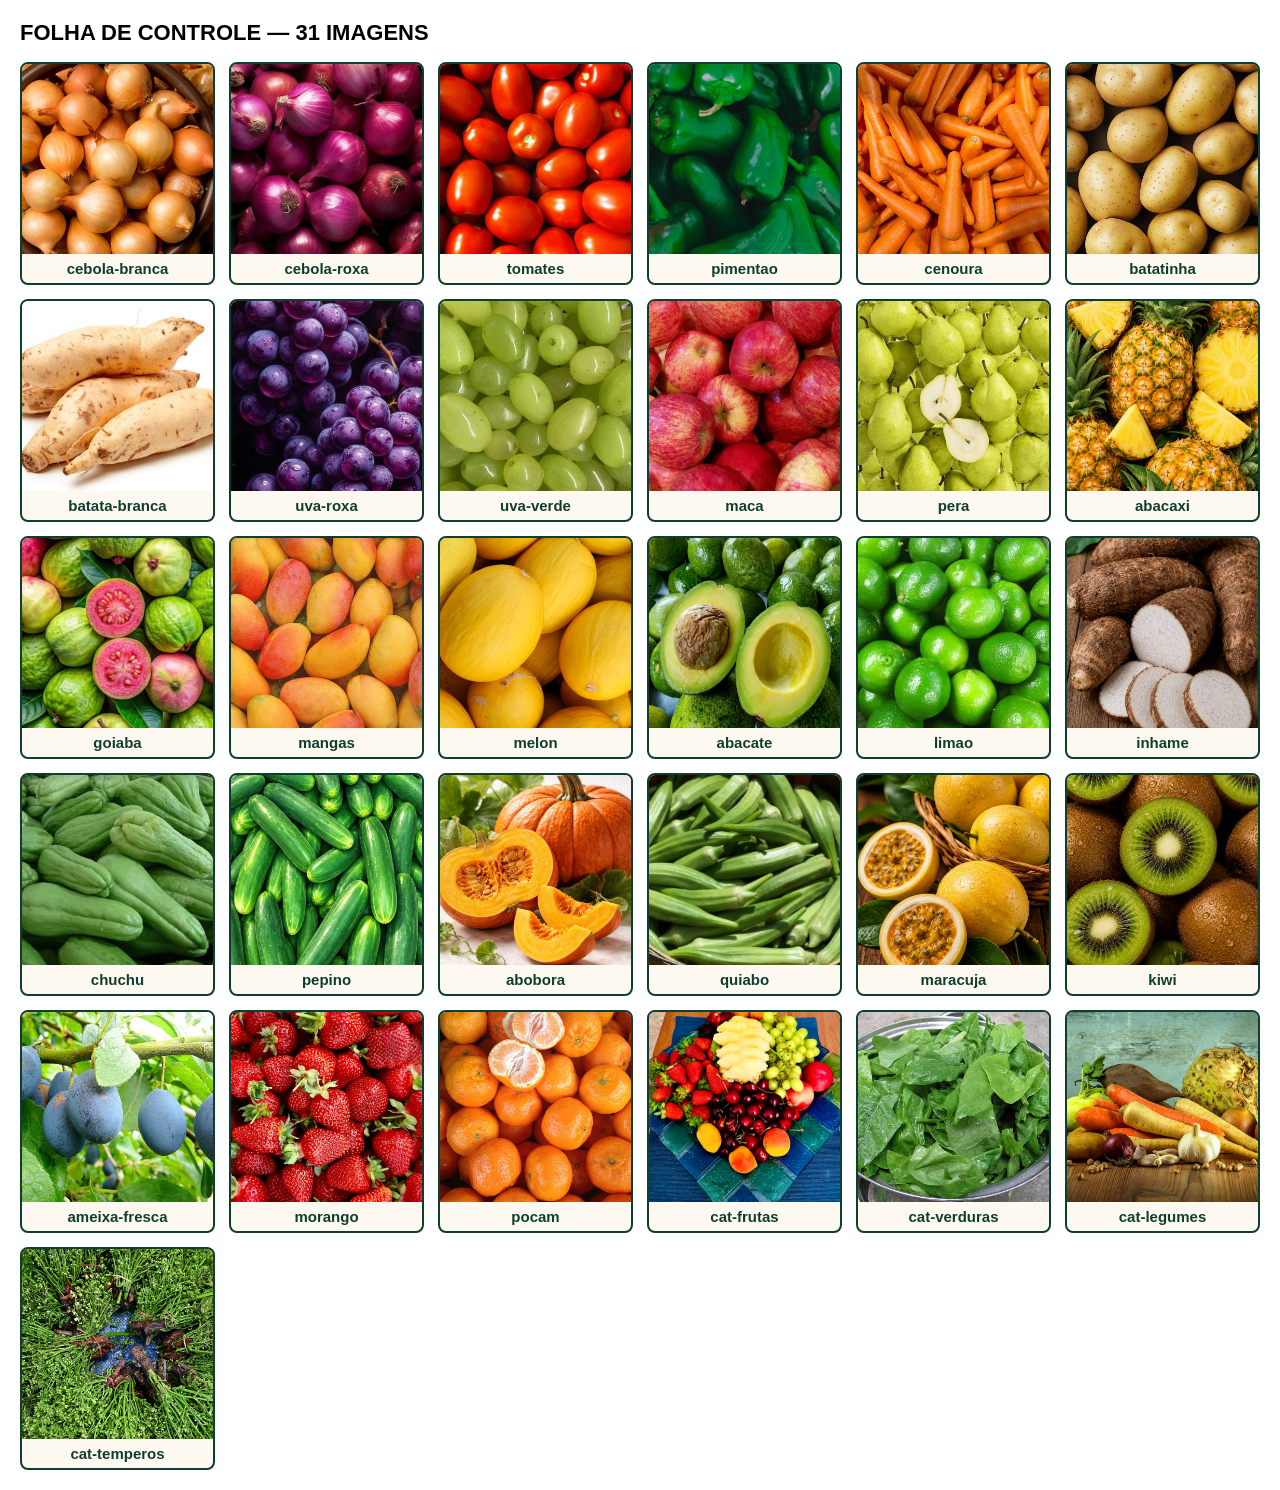
<file: tools/contact-sheet.html>
<!DOCTYPE html>
<html lang="pt-BR">
<head>
<meta charset="utf-8">
<title>Verificação de imagens</title>
<style>
  body { background:#fff; font-family:Arial, sans-serif; margin:0; padding:20px; }
  h1 { font-size:22px; margin:0 0 16px; }
  .grid { display:grid; grid-template-columns:repeat(6, 1fr); gap:14px; }
  .cell { border:2px solid #0F3D2E; border-radius:8px; overflow:hidden; background:#FDF9F0; }
  .cell img { width:100%; height:190px; object-fit:cover; display:block; background:#eee; }
  .cell .name { font-size:15px; font-weight:bold; padding:6px 8px; color:#0F3D2E; text-align:center; }
</style>
</head>
<body>
<h1>FOLHA DE CONTROLE — 31 IMAGENS</h1>
<div class="grid" id="grid"></div>
<script>
const files = ["cebola-branca","cebola-roxa","tomates","pimentao","cenoura","batatinha","batata-branca","uva-roxa","uva-verde","maca","pera","abacaxi","goiaba","mangas","melon","abacate","limao","inhame","chuchu","pepino","abobora","quiabo","maracuja","kiwi","ameixa-fresca","morango","pocam","cat-frutas","cat-verduras","cat-legumes","cat-temperos"];
document.getElementById('grid').innerHTML = files.map(f =>
  `<div class="cell"><img src="../assets/products/${f}.jpg"><div class="name">${f}</div></div>`).join('');
</script>
</body>
</html>
</file>
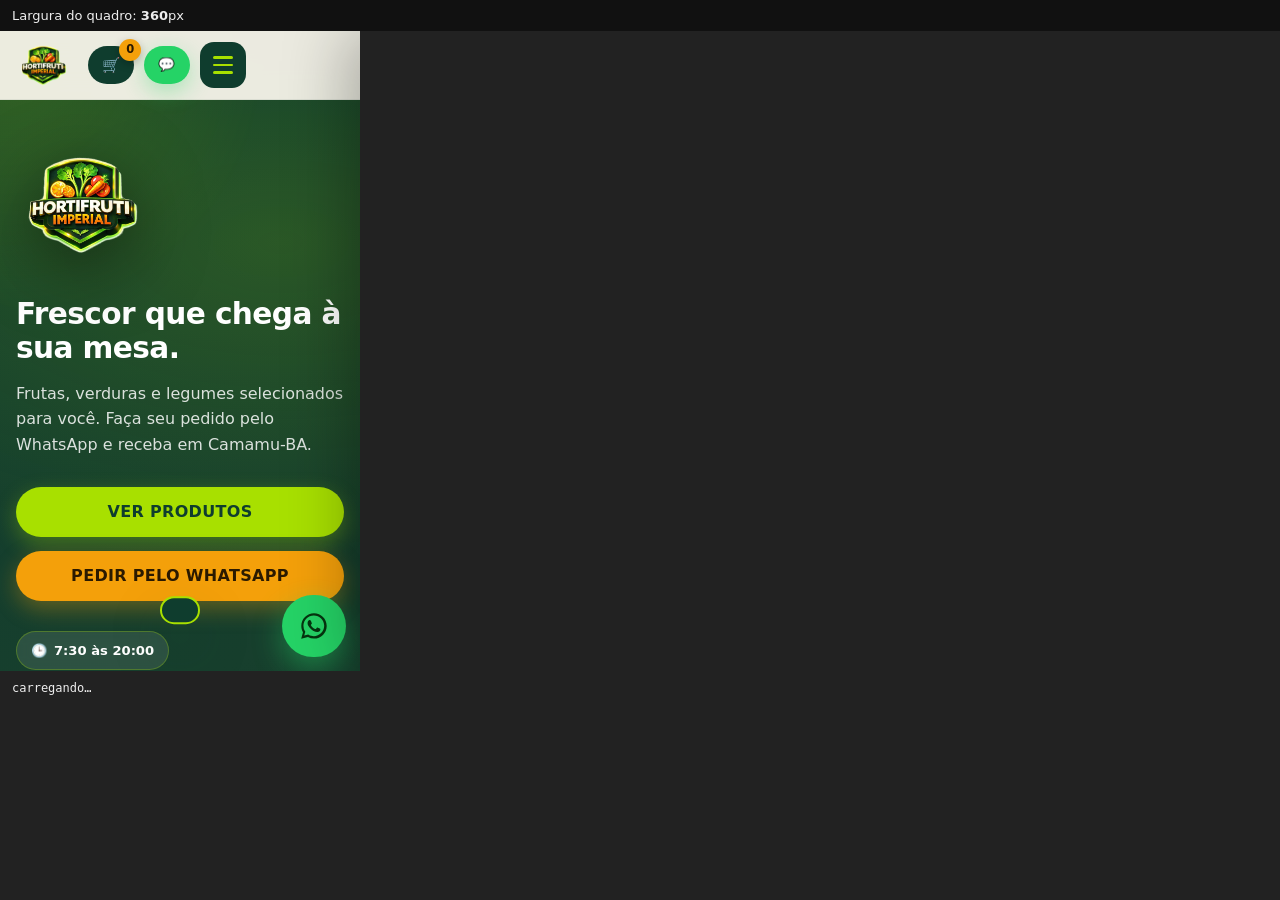
<file: tools/mobile-test.html>
<!DOCTYPE html>
<html lang="pt-BR">
<head>
  <meta charset="utf-8">
  <title>Teste responsivo — Hortifruti Imperial</title>
  <style>
    body { margin: 0; font-family: system-ui, sans-serif; background: #222; color: #eee; }
    .bar { padding: 8px 12px; font-size: 13px; background: #111; }
    iframe { display: block; border: 0; width: 100%; height: 640px; background: #fff; }
    #result { white-space: pre-wrap; font-family: monospace; font-size: 12px; padding: 10px 12px; }
  </style>
</head>
<body>
  <div class="bar">Largura do quadro: <b id="w">0</b>px</div>
  <div style="width: 100%; max-width: 100%;">
    <iframe id="frame" src="/index.html"></iframe>
  </div>
  <div id="result">carregando…</div>
  <script>
    const larguras = [320, 360, 375, 414, 600, 768, 900, 1024, 1280];
    const frame = document.getElementById("frame");
    const out = [];
    let i = 0;

    function aplicar() {
      if (i >= larguras.length) {
        document.getElementById("result").textContent = out.join("\n");
        window.__resultado = out.slice();
        return;
      }
      const w = larguras[i++];
      frame.style.width = w + "px";
      document.getElementById("w").textContent = w;
      setTimeout(() => {
        try {
          const d = frame.contentDocument;
          const html = d.documentElement;
          const overflow = html.scrollWidth - html.clientWidth;
          const menuVis = frame.contentWindow
            .getComputedStyle(d.getElementById("hamburger")).display !== "none";
          const navAberto = d.getElementById("nav").classList.contains("is-open");
          const cols = frame.contentWindow
            .getComputedStyle(d.getElementById("prodGrid")).gridTemplateColumns
            .split(" ").length;
          const headerH = Math.round(d.getElementById("header").getBoundingClientRect().height);
          const heroTop = Math.round(d.getElementById("inicio").getBoundingClientRect().top);
          out.push(
            w + "px | overflowX=" + overflow +
            " | hamburger=" + (menuVis ? "sim" : "nao") +
            " | navAberto=" + navAberto +
            " | colunasProd=" + cols +
            " | header=" + headerH +
            " | heroTop=" + heroTop
          );
        } catch (e) {
          out.push(w + "px | ERRO " + e.message);
        }
        aplicar();
      }, 700);
    }

    frame.addEventListener("load", aplicar);
    setTimeout(() => { if (!out.length) aplicar(); }, 3000);
  </script>
</body>
</html>
</file>
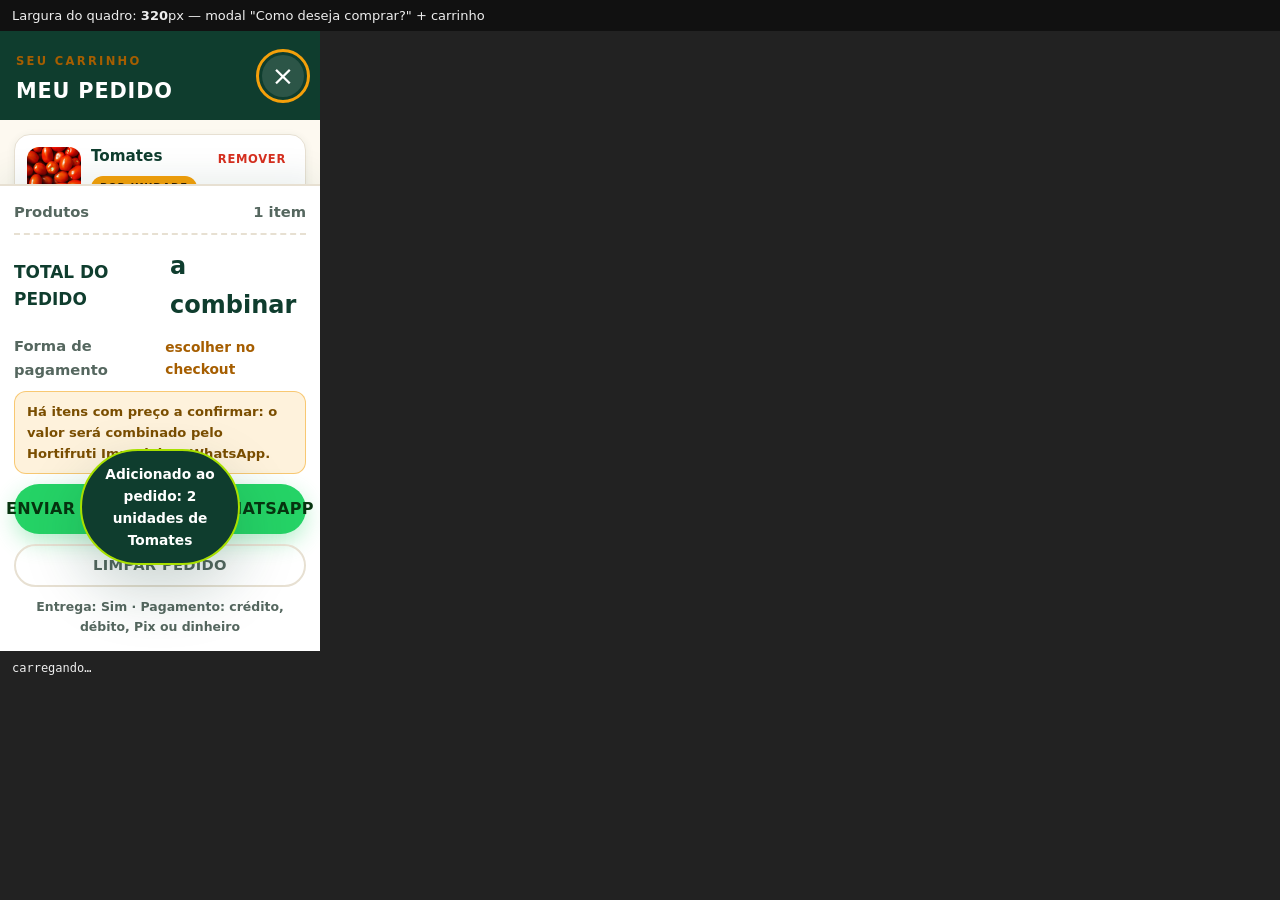
<file: tools/responsive-kg-test.html>
<!DOCTYPE html>
<html lang="pt-BR">
<head>
  <meta charset="utf-8">
  <title>Teste responsivo — compra por KG/unidade</title>
  <style>
    body { margin: 0; font-family: system-ui, sans-serif; background: #222; color: #eee; }
    .bar { padding: 8px 12px; font-size: 13px; background: #111; }
    iframe { display: block; border: 0; width: 100%; height: 620px; background: #fff; }
    #result { white-space: pre-wrap; font-family: monospace; font-size: 12px; padding: 10px 12px; }
  </style>
</head>
<body>
  <div class="bar">Largura do quadro: <b id="w">0</b>px — modal "Como deseja comprar?" + carrinho</div>
  <div style="width: 100%; max-width: 100%;">
    <iframe id="frame" src="/index.html"></iframe>
  </div>
  <div id="result">carregando…</div>
  <script>
    const larguras = [320, 360, 375, 414, 600, 768, 900, 1024, 1280];
    const frame = document.getElementById("frame");
    const out = [];
    let i = 0;
    let limpo = false;

    /* 1ª carga: limpa pedidos anteriores e recarrega para começar do zero */
    frame.addEventListener("load", () => {
      try {
        const win = frame.contentWindow;
        win.confirm = () => true;                 /* não bloquear "LIMPAR PEDIDO" */
        /* aba em segundo plano congela animações: mede o layout já assentado */
        const css = win.document.createElement("style");
        css.textContent = "*{animation:none !important;transition:none !important}";
        win.document.head.appendChild(css);
        if (!limpo) {
          limpo = true;
          win.localStorage.clear();
          win.location.reload();
          return;
        }
      } catch (e) { /* segue mesmo assim */ }
      aplicar();
    });

    function aplicar() {
      if (i >= larguras.length) {
        document.getElementById("result").textContent = out.join("\n");
        window.__resultado = out.slice();
        return;
      }
      const w = larguras[i++];
      frame.style.width = w + "px";
      document.getElementById("w").textContent = w;
      setTimeout(() => testar(w), 800);
    }

    function testar(w) {
      try {
        const win = frame.contentWindow;
        const d = frame.contentDocument;
        const overflow = () => d.documentElement.scrollWidth - d.documentElement.clientWidth;

        const base = overflow();

        /* 1) abre a janela de compra do produto 3 (Tomates, por KG) */
        d.querySelector('#prodGrid [data-add="3"]').click();

        const painel = d.querySelector(".choice__panel");
        const rect = painel.getBoundingClientRect();
        const modalOverflow = overflow();
        const tipos = [...d.querySelectorAll(".type-btn")].map(b => Math.round(b.getBoundingClientRect().width));
        const chips = d.querySelectorAll("#choiceChips .chip-sm").length;
        const totalKG = d.querySelector("#choiceTotal").textContent;
        const passou = Math.round(rect.right) > win.innerWidth || Math.round(rect.left) < 0;
        const alturaCabe = rect.height <= win.innerHeight;

        /* 2) troca para "Por unidade" e confirma */
        d.querySelector('.type-btn[data-tipo="un"]').click();
        const qtdInput = d.querySelector("#choiceQtd");
        qtdInput.value = "2";
        qtdInput.dispatchEvent(new Event("change", { bubbles: true }));
        const totalUnidade = d.querySelector("#choiceTotal").textContent;
        d.querySelector("#choiceAdd").click();

        /* abre o carrinho para medir o item em uso real */
        setTimeout(() => { d.querySelector("#openCart").click(); }, 320);

        setTimeout(() => {
          const cart = d.querySelector("#cart");
          const lista = d.querySelector("#cartList");
          const item = d.querySelector(".cart-item");
          const cartOverflow = overflow();
          const itemDentro = item ? lista.scrollWidth <= lista.clientWidth + 1 : true;
          const cartRect = cart.getBoundingClientRect();
          const itemRect = item ? item.getBoundingClientRect() : null;
          const qtyRect = item ? item.querySelector(".qty").getBoundingClientRect() : null;
          const qtyCabe = qtyRect && itemRect
            ? (qtyRect.left >= itemRect.left - 1 && qtyRect.right <= itemRect.right + 1)
            : true;

          out.push(
            w + "px | overflowX=" + base +
            " | modalOverflowX=" + modalOverflow +
            " | modalCabe=" + (passou ? "NAO" : "sim") +
            " | alturaCabe=" + (alturaCabe ? "sim" : "NAO") +
            " | tipoBtns=" + tipos.join("+") +
            " | chips=" + chips +
            " | totalKG=" + totalKG +
            " | totalUn=" + totalUnidade +
            " | carrinhoOverflowX=" + cartOverflow +
            " | itemInterno=" + (itemDentro ? "sim" : "NAO(" + (lista.scrollWidth - lista.clientWidth) + "px)") +
            " | controleCabe=" + (qtyCabe ? "sim" : "NAO") +
            " | carrinhoAberto=" + (cart.classList.contains("is-open") ? "sim" : "NAO") +
            " | linhas=" + d.querySelectorAll(".cart-item").length +
            " | badge=" + d.querySelector("#cartBadge").textContent +
            " | total=" + d.querySelector("#cartTotal").textContent
          );

          /* ---- checkout: como deseja pagar? ---- */
          d.querySelector("#sendOrder").click();

          setTimeout(() => {
            const ck = d.querySelector("#checkout");
            const ckRect = ck.querySelector(".choice__panel").getBoundingClientRect();
            const opcoes = [...ck.querySelectorAll(".pay-option")];
            const ckCabe = ckRect.left >= -1 && ckRect.right <= win.innerWidth + 1;
            const ckAltura = ckRect.height <= win.innerHeight;
            const opcoesCabe = opcoes.every((o) => {
              const b = o.getBoundingClientRect();
              return b.left >= ckRect.left - 1 && b.right <= ckRect.right + 1;
            });
            const nadaMarcado = ck.querySelectorAll(".pay-check:checked").length === 0;

            /* envia SEM escolher: precisa bloquear e mostrar o erro */
            let abriuSemEscolha = false;
            const wOrig = win.open;
            win.open = () => { abriuSemEscolha = true; return null; };
            d.querySelector("#paySend").click();
            win.open = wOrig;
            const erroMostrado = !d.querySelector("#payError").hidden;

            /* escolhe Pix pelo rótulo e confere o registro */
            ck.querySelectorAll("#payList .pay-option")[2].querySelector(".pay-name").click();
            const marcados = ck.querySelectorAll(".pay-check:checked").length;
            d.querySelector("#payClose").click();

            out.push(
              w + "px checkout | overflowX=" + overflow() +
              " | cabe=" + (ckCabe ? "sim" : "NAO") +
              " | alturaCabe=" + (ckAltura ? "sim" : "NAO") +
              " | opcoes=" + opcoes.length +
              " | opcoesCabe=" + (opcoesCabe ? "sim" : "NAO") +
              " | abriaVazio=" + (nadaMarcado ? "sim" : "NAO") +
              " | bloqueioSemPagamento=" + (erroMostrado && !abriuSemEscolha ? "sim" : "NAO") +
              " | marcadosAposClique=" + marcados +
              " | total=" + d.querySelector("#payTotal").textContent +
              " | pagNoCarrinho=" + d.querySelector("#cartPay").textContent
            );

            /* limpa para o próximo ciclo */
            d.querySelector("#closeCart").click();
            d.querySelector("#clearCart").click();
            setTimeout(aplicar, 500);
          }, 700);
        }, 500);
      } catch (e) {
        out.push(w + "px | ERRO " + e.message);
        aplicar();
      }
    }

    setTimeout(() => { if (!out.length) aplicar(); }, 8000);
  </script>
</body>
</html>
</file>
<file: css/styles.css>
/* =========================================================================
   HORTIFRUTI IMPERIAL — Stylesheet
   Paleta extraída da logo oficial.
   ========================================================================= */

:root {
  --verde-escuro: #0F3D2E;
  --verde-profundo: #173F2D;
  --verde-lima: #A8E000;
  --laranja: #F4A00A;
  /* Laranja escuro: mesma família, usado só em textos pequenos sobre
     fundo claro para garantir contraste legível (WCAG AA). */
  --laranja-escuro: #A65E00;
  --vermelho: #D62F1F;
  --creme: #FDF9F0;

  --verde-800: #0B2E23;
  --verde-600: #1C5A41;
  --texto: #14261F;
  --texto-suave: #55675F;
  --borda: #E7E0D2;
  --branco: #FFFFFF;

  --sombra-sm: 0 2px 8px rgba(15, 61, 46, .08);
  --sombra-md: 0 10px 30px rgba(15, 61, 46, .12);
  --sombra-lg: 0 24px 60px rgba(15, 61, 46, .22);

  --raio-sm: 10px;
  --raio: 16px;
  --raio-lg: 24px;
  --raio-xl: 34px;

  --header-h: 78px;
  --max: 1200px;

  --trans: .25s cubic-bezier(.4, 0, .2, 1);
}

/* ------------------------------ RESET ------------------------------ */
*, *::before, *::after { box-sizing: border-box; }

html {
  scroll-behavior: smooth;
  -webkit-text-size-adjust: 100%;
}

body {
  margin: 0;
  font-family: "Segoe UI", system-ui, -apple-system, Roboto, "Helvetica Neue", Arial, sans-serif;
  color: var(--texto);
  background: var(--creme);
  line-height: 1.6;
  overflow-x: hidden;
}

body.no-scroll { overflow: hidden; }

img { max-width: 100%; display: block; }
a { color: inherit; text-decoration: none; }
button { font: inherit; cursor: pointer; border: 0; background: none; color: inherit; }
ul { list-style: none; margin: 0; padding: 0; }
h1, h2, h3, h4 { margin: 0; line-height: 1.15; font-weight: 800; }
p { margin: 0; }

:focus-visible {
  outline: 3px solid var(--laranja);
  outline-offset: 3px;
  border-radius: 6px;
}

.skip-link {
  position: absolute;
  left: -9999px;
  top: 0;
  background: var(--verde-lima);
  color: var(--verde-escuro);
  padding: 12px 20px;
  z-index: 9999;
  font-weight: 800;
}
.skip-link:focus { left: 8px; top: 8px; }

.container {
  width: 100%;
  max-width: var(--max);
  margin-inline: auto;
  padding-inline: 22px;
}

main section[id] { scroll-margin-top: calc(var(--header-h) + 14px); }

/* ------------------------------ BOTÕES ------------------------------ */
.btn {
  display: inline-flex;
  align-items: center;
  justify-content: center;
  gap: 8px;
  padding: 12px 20px;
  border-radius: 999px;
  font-weight: 800;
  font-size: .92rem;
  letter-spacing: .02em;
  line-height: 1;
  transition: transform var(--trans), box-shadow var(--trans), background var(--trans), color var(--trans);
  white-space: nowrap;
  text-align: center;
}
.btn:hover { transform: translateY(-2px); }
.btn:active { transform: translateY(0); }

.btn--lg { padding: 17px 30px; font-size: 1rem; }
.btn--block { width: 100%; }

.btn--lime {
  background: var(--verde-lima);
  color: var(--verde-escuro);
  box-shadow: 0 8px 22px rgba(168, 224, 0, .32);
}
.btn--lime:hover { background: #b8f500; box-shadow: 0 12px 28px rgba(168, 224, 0, .42); }

.btn--orange {
  background: var(--laranja);
  color: #2B1A00;
  box-shadow: 0 8px 22px rgba(244, 160, 10, .34);
}
.btn--orange:hover { background: #ffb01a; }

.btn--zap {
  background: #25D366;
  color: #06340F;
  box-shadow: 0 8px 22px rgba(37, 211, 102, .32);
}
.btn--zap:hover { background: #2ee873; }

.btn--outline {
  border: 2px solid rgba(255, 255, 255, .5);
  color: var(--branco);
}
.btn--outline:hover { border-color: var(--verde-lima); color: var(--verde-lima); }

.btn--ghost {
  background: transparent;
  color: var(--texto-suave);
  border: 2px solid var(--borda);
}
.btn--ghost:hover { border-color: var(--vermelho); color: var(--vermelho); }

.btn--cart {
  background: var(--verde-escuro);
  color: var(--branco);
  padding: 11px 18px;
  position: relative;
}
.btn--cart:hover { background: var(--verde-profundo); }

.cart-badge {
  position: absolute;
  top: -7px;
  right: -7px;
  min-width: 22px;
  height: 22px;
  padding: 0 5px;
  border-radius: 999px;
  background: var(--laranja);
  color: #2B1A00;
  font-size: .72rem;
  font-weight: 900;
  display: grid;
  place-items: center;
  box-shadow: 0 3px 8px rgba(0, 0, 0, .25);
  animation: pop .3s ease;
}

@keyframes pop {
  0% { transform: scale(.4); }
  60% { transform: scale(1.25); }
  100% { transform: scale(1); }
}

/* ------------------------------ HEADER ------------------------------ */
.header {
  position: fixed;
  inset: 0 0 auto 0;
  z-index: 900;
  background: rgba(253, 249, 240, .92);
  backdrop-filter: blur(14px);
  -webkit-backdrop-filter: blur(14px);
  border-bottom: 1px solid rgba(15, 61, 46, .08);
  transition: box-shadow var(--trans), background var(--trans);
}
.header.is-scrolled {
  box-shadow: 0 6px 24px rgba(15, 61, 46, .14);
  background: rgba(253, 249, 240, .97);
}

.header__inner {
  height: var(--header-h);
  display: flex;
  align-items: center;
  gap: 18px;
}

.brand {
  display: flex;
  align-items: center;
  gap: 10px;
  flex: 0 0 auto;
}
.brand__logo {
  width: 54px;
  height: 54px;
  object-fit: contain;
}
.brand__text {
  display: none;
  flex-direction: column;
  line-height: 1;
}
.brand__text strong {
  font-size: .95rem;
  font-weight: 900;
  color: var(--verde-escuro);
  letter-spacing: .04em;
}
.brand__text em {
  font-style: normal;
  font-size: .8rem;
  font-weight: 900;
  color: var(--laranja);
  letter-spacing: .18em;
}
/* Header sobre fundo claro: usa laranja escuro para manter o contraste. */
.header.is-scrolled .brand__text em { color: var(--laranja-escuro); }

.nav {
  display: flex;
  align-items: center;
  gap: 4px;
  margin-inline: auto;
}
.nav__link {
  padding: 9px 14px;
  border-radius: 999px;
  font-size: .82rem;
  font-weight: 800;
  letter-spacing: .06em;
  color: var(--verde-escuro);
  transition: background var(--trans), color var(--trans);
}
.nav__link:hover,
.nav__link.is-active {
  background: rgba(168, 224, 0, .22);
  color: var(--verde-escuro);
}
.nav__zap--mobile { display: none; }

.header__actions {
  display: flex;
  align-items: center;
  gap: 10px;
  flex: 0 0 auto;
}
.header__zap { padding: 11px 16px; font-size: .84rem; }

.hamburger {
  display: none;
  width: 46px;
  height: 46px;
  border-radius: 14px;
  background: var(--verde-escuro);
  flex-direction: column;
  align-items: center;
  justify-content: center;
  gap: 5px;
}
.hamburger span {
  display: block;
  width: 20px;
  height: 2.5px;
  background: var(--verde-lima);
  border-radius: 2px;
  transition: transform var(--trans), opacity var(--trans);
}
.hamburger.is-open span:nth-child(1) { transform: translateY(7.5px) rotate(45deg); }
.hamburger.is-open span:nth-child(2) { opacity: 0; }
.hamburger.is-open span:nth-child(3) { transform: translateY(-7.5px) rotate(-45deg); }

/* ------------------------------ HERO ------------------------------ */
.hero {
  position: relative;
  background:
    radial-gradient(1000px 520px at 78% 18%, rgba(168, 224, 0, .16), transparent 62%),
    radial-gradient(760px 480px at 10% 88%, rgba(244, 160, 10, .16), transparent 60%),
    linear-gradient(160deg, var(--verde-escuro) 0%, var(--verde-profundo) 55%, #0C3325 100%);
  color: var(--branco);
  padding: calc(var(--header-h) + 56px) 0 96px;
  overflow: hidden;
  isolation: isolate;
}

.hero__leaf {
  position: absolute;
  border-radius: 50%;
  filter: blur(2px);
  opacity: .18;
  background: radial-gradient(circle at 30% 30%, var(--verde-lima), transparent 70%);
  z-index: -1;
}
.hero__leaf--1 { width: 380px; height: 380px; top: -90px; left: -110px; }
.hero__leaf--2 { width: 320px; height: 320px; bottom: -120px; right: -70px; background: radial-gradient(circle at 30% 30%, var(--laranja), transparent 70%); }

.hero__inner {
  display: grid;
  grid-template-columns: 1.05fr .95fr;
  gap: 46px;
  align-items: center;
}

.hero__logo {
  display: inline-block;
  margin-bottom: 20px;
  filter: drop-shadow(0 16px 34px rgba(0, 0, 0, .5));
}
.hero__logo img { width: 168px; height: 168px; object-fit: contain; }

.hero__title {
  font-size: clamp(2.1rem, 5vw, 3.5rem);
  font-weight: 900;
  letter-spacing: -.02em;
  margin-bottom: 16px;
}
.hero__subtitle {
  font-size: clamp(1rem, 1.6vw, 1.16rem);
  color: rgba(255, 255, 255, .84);
  max-width: 560px;
  margin-bottom: 30px;
}

.hero__cta {
  display: flex;
  flex-wrap: wrap;
  gap: 14px;
  margin-bottom: 30px;
}

.hero__highlights {
  display: flex;
  flex-wrap: wrap;
  gap: 10px;
}
.hero__highlights li {
  display: inline-flex;
  align-items: center;
  gap: 7px;
  background: rgba(255, 255, 255, .1);
  border: 1px solid rgba(168, 224, 0, .28);
  padding: 8px 14px;
  border-radius: 999px;
  font-size: .82rem;
  font-weight: 700;
  backdrop-filter: blur(6px);
}

/* bolhas de frutas/verduras/legumes */
.hero__visual {
  position: relative;
  min-height: 440px;
}
.orb {
  position: absolute;
  border-radius: 50%;
  overflow: hidden;
  border: 4px solid rgba(255, 255, 255, .9);
  box-shadow: 0 16px 40px rgba(0, 0, 0, .4);
  animation: floaty 7s ease-in-out infinite;
}
.orb img { width: 100%; height: 100%; object-fit: cover; }

.orb--a { width: 168px; height: 168px; top: 4%;  left: 6%;  animation-delay: 0s; }
.orb--b { width: 138px; height: 138px; top: 0;   right: 8%; animation-delay: .9s; }
.orb--c { width: 128px; height: 128px; top: 40%; left: 0;   animation-delay: 1.7s; }
.orb--d { width: 156px; height: 156px; bottom: 4%; left: 24%; animation-delay: 2.4s; }
.orb--e { width: 112px; height: 112px; top: 34%; right: 2%; animation-delay: 3.1s; }
.orb--f { width: 132px; height: 132px; bottom: 8%; right: 12%; animation-delay: 3.8s; }

@keyframes floaty {
  0%, 100% { transform: translateY(0); }
  50% { transform: translateY(-16px); }
}

.hero__badge {
  position: absolute;
  top: 50%;
  left: 50%;
  transform: translate(-50%, -50%);
  width: 176px;
  height: 176px;
  border-radius: 50%;
  background: rgba(15, 61, 46, .82);
  border: 3px dashed var(--verde-lima);
  display: grid;
  place-content: center;
  text-align: center;
  gap: 2px;
  backdrop-filter: blur(6px);
  box-shadow: 0 18px 44px rgba(0, 0, 0, .42);
}
.hero__badge strong { font-size: 2.4rem; font-weight: 900; color: var(--verde-lima); line-height: 1; }
.hero__badge-top, .hero__badge-bottom { font-size: .58rem; font-weight: 900; letter-spacing: .12em; }
.hero__badge-bottom { color: var(--laranja); }

.hero__wave {
  position: absolute;
  left: 0; right: 0; bottom: -1px;
  height: 70px;
  background: var(--creme);
  clip-path: ellipse(72% 100% at 50% 100%);
}

/* ------------------------------ SEÇÕES ------------------------------ */
.section { padding: 84px 0; position: relative; }
.section--cream { background: #FFFDF7; }
.section--dark {
  background:
    radial-gradient(900px 400px at 85% 10%, rgba(168, 224, 0, .12), transparent 60%),
    linear-gradient(150deg, var(--verde-escuro), var(--verde-profundo));
  color: var(--branco);
}

.section__head { text-align: center; max-width: 720px; margin: 0 auto 44px; }
.section__head--light .section__title { color: var(--branco); }
.section__head--light .section__lead { color: rgba(255, 255, 255, .78); }

.eyebrow {
  display: inline-block;
  font-size: .72rem;
  font-weight: 900;
  letter-spacing: .2em;
  color: var(--laranja-escuro);
  margin-bottom: 10px;
}
.eyebrow--lime { color: var(--verde-lima); }

.section__title {
  font-size: clamp(1.6rem, 3.4vw, 2.5rem);
  font-weight: 900;
  color: var(--verde-escuro);
  letter-spacing: -.01em;
}
.section__lead { margin-top: 12px; color: var(--texto-suave); font-size: 1.02rem; }

/* ------------------------------ CATEGORIAS ------------------------------ */
.cat-grid {
  display: grid;
  grid-template-columns: repeat(4, 1fr);
  gap: 22px;
}

.cat-card {
  position: relative;
  border-radius: var(--raio-lg);
  overflow: hidden;
  aspect-ratio: 4 / 5;
  background: var(--verde-escuro);
  box-shadow: var(--sombra-md);
  text-align: left;
  display: block;
  width: 100%;
  transition: transform var(--trans), box-shadow var(--trans);
}
.cat-card:hover { transform: translateY(-8px); box-shadow: var(--sombra-lg); }

.cat-card img {
  position: absolute;
  inset: 0;
  width: 100%;
  height: 100%;
  object-fit: cover;
  transition: transform .5s ease;
}
.cat-card:hover img { transform: scale(1.08); }

.cat-card::after {
  content: "";
  position: absolute;
  inset: 0;
  background: linear-gradient(to top, rgba(11, 46, 35, .95) 6%, rgba(11, 46, 35, .35) 50%, rgba(11, 46, 35, .1) 100%);
}
.cat-card__body {
  position: absolute;
  inset: auto 0 0 0;
  padding: 20px 18px;
  z-index: 2;
}
.cat-card__ico {
  display: inline-grid;
  place-items: center;
  width: 44px;
  height: 44px;
  border-radius: 14px;
  background: rgba(253, 249, 240, .94);
  font-size: 1.3rem;
  margin-bottom: 10px;
}
.cat-card__name {
  display: block;
  color: var(--branco);
  font-size: 1.18rem;
  font-weight: 900;
  letter-spacing: .06em;
}
.cat-card__count {
  display: block;
  color: var(--verde-lima);
  font-size: .78rem;
  font-weight: 800;
  letter-spacing: .06em;
  margin-top: 4px;
}

/* ------------------------------ TOOLBAR ------------------------------ */
.toolbar {
  display: flex;
  flex-wrap: wrap;
  gap: 16px;
  align-items: center;
  justify-content: space-between;
  background: var(--branco);
  border: 1px solid var(--borda);
  border-radius: var(--raio-lg);
  padding: 16px;
  box-shadow: var(--sombra-sm);
  margin-bottom: 18px;
}

.search {
  position: relative;
  display: flex;
  align-items: center;
  gap: 10px;
  background: var(--creme);
  border: 2px solid var(--borda);
  border-radius: 999px;
  padding: 0 16px;
  min-width: 280px;
  flex: 1 1 300px;
  color: var(--texto-suave);
  transition: border-color var(--trans), box-shadow var(--trans);
}
.search:focus-within {
  border-color: var(--verde-lima);
  box-shadow: 0 0 0 4px rgba(168, 224, 0, .2);
}
.search input {
  flex: 1;
  border: 0;
  background: transparent;
  padding: 13px 0;
  font-size: 1rem;
  color: var(--texto);
  outline: none;
  min-width: 0;
}
.search input::placeholder { color: #8A968F; }
.search__clear {
  font-size: 1.4rem;
  line-height: 1;
  color: var(--texto-suave);
  padding: 0 2px;
}
.search__clear:hover { color: var(--vermelho); }

.filters { display: flex; flex-wrap: wrap; gap: 8px; }

.chip {
  padding: 11px 18px;
  border-radius: 999px;
  background: var(--creme);
  border: 2px solid var(--borda);
  font-size: .8rem;
  font-weight: 900;
  letter-spacing: .07em;
  color: var(--verde-escuro);
  transition: all var(--trans);
}
.chip:hover { border-color: var(--verde-lima); }
.chip.is-active {
  background: var(--verde-escuro);
  border-color: var(--verde-escuro);
  color: var(--verde-lima);
}

.results-count {
  font-size: .88rem;
  color: var(--texto-suave);
  font-weight: 700;
  margin-bottom: 18px;
  min-height: 20px;
}

/* ------------------------------ PRODUTOS ------------------------------ */
.prod-grid {
  display: grid;
  grid-template-columns: repeat(auto-fill, minmax(250px, 1fr));
  gap: 22px;
}

.card {
  background: var(--branco);
  border: 1px solid var(--borda);
  border-radius: var(--raio-lg);
  overflow: hidden;
  display: flex;
  flex-direction: column;
  box-shadow: var(--sombra-sm);
  transition: transform var(--trans), box-shadow var(--trans), border-color var(--trans);
}
.card:hover {
  transform: translateY(-7px);
  box-shadow: var(--sombra-md);
  border-color: rgba(168, 224, 0, .7);
}

.card__media {
  position: relative;
  aspect-ratio: 4 / 3;
  background: var(--creme);
  overflow: hidden;
}
.card__media img {
  width: 100%;
  height: 100%;
  object-fit: cover;
  transition: transform .5s ease;
}
.card:hover .card__media img { transform: scale(1.07); }

.card__tag {
  position: absolute;
  top: 10px;
  left: 10px;
  padding: 5px 11px;
  border-radius: 999px;
  font-size: .66rem;
  font-weight: 900;
  letter-spacing: .09em;
  background: rgba(15, 61, 46, .92);
  color: var(--verde-lima);
  backdrop-filter: blur(4px);
}
.card__tag--oferta { background: var(--vermelho); color: #fff; }
.card__tag--destaque { background: var(--laranja); color: #2B1A00; }
.card__tag--fresquinho { background: var(--verde-lima); color: var(--verde-escuro); }

.card__body {
  padding: 16px 16px 18px;
  display: flex;
  flex-direction: column;
  gap: 8px;
  flex: 1;
}
.card__cat {
  font-size: .68rem;
  font-weight: 900;
  letter-spacing: .14em;
  color: var(--laranja-escuro);
}
.card__name {
  font-size: 1.1rem;
  font-weight: 800;
  color: var(--verde-escuro);
  line-height: 1.25;
}
.card__price {
  font-size: 1.42rem;
  font-weight: 900;
  color: var(--verde-escuro);
  letter-spacing: -.02em;
}
.card__price small {
  display: block;
  font-size: .68rem;
  font-weight: 700;
  color: var(--texto-suave);
  letter-spacing: .04em;
}
.card__price--consult { font-size: 1.06rem; color: var(--laranja-escuro); }

.card__foot { margin-top: auto; padding-top: 8px; }

.add-btn {
  width: 100%;
  padding: 13px 14px;
  border-radius: var(--raio);
  background: var(--laranja);
  color: #2B1A00;
  font-weight: 900;
  font-size: .84rem;
  letter-spacing: .04em;
  display: inline-flex;
  align-items: center;
  justify-content: center;
  gap: 8px;
  transition: all var(--trans);
  box-shadow: 0 6px 16px rgba(244, 160, 10, .28);
}
.add-btn:hover { background: #ffb01a; transform: translateY(-2px); }
.add-btn.is-added { background: var(--verde-escuro); color: var(--verde-lima); box-shadow: 0 6px 16px rgba(15,61,46,.3); }

.add-btn--lime { background: var(--verde-lima); color: var(--verde-escuro); box-shadow: 0 6px 16px rgba(168,224,0,.3); }
.add-btn--lime:hover { background: #b8f500; }

/* estado vazio */
.empty {
  text-align: center;
  background: var(--branco);
  border: 2px dashed var(--borda);
  border-radius: var(--raio-lg);
  padding: 48px 24px;
}
.empty__icon { font-size: 3rem; margin-bottom: 12px; }
.empty h3 { color: var(--verde-escuro); font-size: 1.3rem; margin-bottom: 8px; }
.empty p { color: var(--texto-suave); margin-bottom: 20px; }

/* ------------------------------ OFERTAS ------------------------------ */
.offer-grid {
  display: grid;
  grid-template-columns: repeat(auto-fill, minmax(250px, 1fr));
  gap: 22px;
}
.offer-card {
  background: rgba(255, 255, 255, .06);
  border: 1px solid rgba(168, 224, 0, .22);
  border-radius: var(--raio-lg);
  overflow: hidden;
  display: flex;
  flex-direction: column;
  transition: transform var(--trans), border-color var(--trans), background var(--trans);
}
.offer-card:hover {
  transform: translateY(-7px);
  border-color: var(--verde-lima);
  background: rgba(255, 255, 255, .1);
}
.offer-card .card__media { aspect-ratio: 4 / 3; }
.offer-card .card__name { color: var(--branco); font-size: 1.05rem; }
.offer-card .card__cat { color: var(--verde-lima); }
.offer-card .card__price { color: var(--verde-lima); }
.offer-card .card__price small { color: rgba(255, 255, 255, .6); }
.offer-card .card__body { padding: 16px; }

.offer-card__price-row {
  display: flex;
  align-items: baseline;
  justify-content: space-between;
  gap: 10px;
  flex-wrap: wrap;
}
.offer-card__old {
  font-size: .72rem;
  color: rgba(255, 255, 255, .55);
  font-weight: 700;
}

/* ------------------------------ DIFERENCIAIS ------------------------------ */
.diff-grid {
  display: grid;
  grid-template-columns: repeat(4, 1fr);
  gap: 22px;
}
.diff {
  background: var(--branco);
  border: 1px solid var(--borda);
  border-radius: var(--raio-lg);
  padding: 28px 22px;
  text-align: center;
  box-shadow: var(--sombra-sm);
  transition: transform var(--trans), box-shadow var(--trans);
}
.diff:hover { transform: translateY(-7px); box-shadow: var(--sombra-md); }
.diff__icon {
  width: 64px;
  height: 64px;
  margin: 0 auto 16px;
  border-radius: 20px;
  display: grid;
  place-items: center;
  font-size: 1.9rem;
  background: rgba(168, 224, 0, .18);
  border: 2px solid rgba(168, 224, 0, .5);
}
.diff h3 {
  font-size: .94rem;
  font-weight: 900;
  letter-spacing: .07em;
  color: var(--verde-escuro);
  margin-bottom: 8px;
}
.diff p { color: var(--texto-suave); font-size: .94rem; }

/* ------------------------------ SOBRE ------------------------------ */
.about {
  display: grid;
  grid-template-columns: .9fr 1.1fr;
  gap: 48px;
  align-items: center;
}
.about__media { position: relative; }
.about__logo {
  position: absolute;
  z-index: 3;
  top: -34px;
  left: -18px;
  width: 132px;
  height: 132px;
  object-fit: contain;
  filter: drop-shadow(0 10px 22px rgba(15, 61, 46, .3));
}
.about__photo {
  border-radius: var(--raio-xl);
  overflow: hidden;
  box-shadow: var(--sombra-lg);
  aspect-ratio: 4 / 3;
}
.about__photo img { width: 100%; height: 100%; object-fit: cover; }

.about__text {
  font-size: 1.08rem;
  color: var(--texto-suave);
  margin: 18px 0 24px;
}

.info-list { display: grid; gap: 10px; margin-bottom: 26px; }
.info-list li {
  display: flex;
  align-items: center;
  gap: 12px;
  background: var(--branco);
  border: 1px solid var(--borda);
  border-radius: var(--raio);
  padding: 12px 16px;
  font-weight: 700;
  color: var(--verde-escuro);
  box-shadow: var(--sombra-sm);
}
.info-list__ico {
  font-size: 1.1rem;
  width: 34px;
  height: 34px;
  flex: 0 0 34px;
  display: grid;
  place-items: center;
  border-radius: 10px;
  background: rgba(168, 224, 0, .2);
}

/* ------------------------------ CONTATO ------------------------------ */
.contact-grid {
  display: grid;
  grid-template-columns: repeat(3, 1fr);
  gap: 20px;
  margin-bottom: 36px;
}
.contact-card {
  background: rgba(255, 255, 255, .07);
  border: 1px solid rgba(168, 224, 0, .22);
  border-radius: var(--raio-lg);
  padding: 24px 22px;
  transition: transform var(--trans), background var(--trans);
}
.contact-card:hover { transform: translateY(-6px); background: rgba(255, 255, 255, .11); }
.contact-card__ico { font-size: 1.7rem; display: block; margin-bottom: 10px; }
.contact-card h3 {
  font-size: .78rem;
  font-weight: 900;
  letter-spacing: .14em;
  color: var(--verde-lima);
  margin-bottom: 7px;
}
.contact-card p { color: rgba(255, 255, 255, .9); font-weight: 600; font-size: .96rem; }
.contact-card a { text-decoration: underline; text-decoration-color: rgba(168,224,0,.5); text-underline-offset: 3px; }
.contact-card a:hover { color: var(--verde-lima); }

.contact__cta {
  display: flex;
  flex-wrap: wrap;
  gap: 14px;
  justify-content: center;
}

/* ------------------------------ RODAPÉ ------------------------------ */
.footer {
  background: var(--verde-800);
  color: rgba(255, 255, 255, .82);
  padding-top: 56px;
}
.footer__grid {
  display: grid;
  grid-template-columns: 1.4fr 1fr 1.3fr 1fr;
  gap: 32px;
  padding-bottom: 42px;
}
.footer__brand { display: flex; gap: 14px; align-items: center; }
.footer__logo {
  width: 86px;
  height: 86px;
  object-fit: contain;
  flex: 0 0 86px;
}
.footer__name {
  display: block;
  color: var(--branco);
  font-size: 1.1rem;
  font-weight: 900;
  letter-spacing: .05em;
}
.footer__tag { color: var(--verde-lima); font-size: .88rem; font-weight: 700; margin-top: 4px; }

.footer h4 {
  color: var(--branco);
  font-size: .78rem;
  font-weight: 900;
  letter-spacing: .16em;
  margin-bottom: 14px;
  text-transform: uppercase;
}
.footer__links, .footer__contact, .footer__city { display: flex; flex-direction: column; gap: 9px; }
.footer__links a, .footer__contact a { transition: color var(--trans); font-size: .94rem; }
.footer__links a:hover, .footer__contact a:hover { color: var(--verde-lima); }
.footer__contact span, .footer__city p { font-size: .94rem; }

.footer__bottom {
  border-top: 1px solid rgba(255, 255, 255, .12);
  padding: 18px 0;
  font-size: .84rem;
  text-align: center;
  color: rgba(255, 255, 255, .6);
}

/* ------------------------------ CARRINHO ------------------------------ */
.overlay {
  position: fixed;
  inset: 0;
  background: rgba(8, 30, 22, .6);
  backdrop-filter: blur(3px);
  z-index: 950;
  opacity: 0;
  transition: opacity var(--trans);
}
.overlay.is-open { opacity: 1; }

.cart {
  position: fixed;
  top: 0;
  right: 0;
  height: 100dvh;
  width: min(440px, 100vw);
  background: var(--creme);
  z-index: 960;
  display: flex;
  flex-direction: column;
  transform: translateX(102%);
  transition: transform .35s cubic-bezier(.4, 0, .2, 1);
  box-shadow: -20px 0 60px rgba(0, 0, 0, .28);
}
.cart.is-open { transform: translateX(0); }

.cart__head {
  display: flex;
  align-items: center;
  justify-content: space-between;
  gap: 12px;
  padding: 20px 22px;
  background: var(--verde-escuro);
  color: var(--branco);
  flex: 0 0 auto;
}
.cart__head h2 { font-size: 1.3rem; font-weight: 900; letter-spacing: .04em; }
.cart__close {
  width: 42px;
  height: 42px;
  border-radius: 50%;
  background: rgba(255, 255, 255, .12);
  color: var(--branco);
  font-size: 1.7rem;
  line-height: 1;
  display: grid;
  place-items: center;
  transition: background var(--trans);
}
.cart__close:hover { background: var(--vermelho); }

.cart__body {
  flex: 1;
  overflow-y: auto;
  padding: 18px;
  -webkit-overflow-scrolling: touch;
}

.cart__empty {
  text-align: center;
  padding: 54px 16px;
}
.cart__empty-ico { font-size: 3.2rem; margin-bottom: 12px; }
.cart__empty h3 { color: var(--verde-escuro); font-size: 1.2rem; margin-bottom: 8px; }
.cart__empty p { color: var(--texto-suave); margin-bottom: 20px; font-size: .95rem; }

.cart__list { display: flex; flex-direction: column; gap: 12px; }

.cart-item {
  background: var(--branco);
  border: 1px solid var(--borda);
  border-radius: var(--raio);
  padding: 12px;
  display: grid;
  grid-template-columns: 62px 1fr;
  gap: 12px;
  box-shadow: var(--sombra-sm);
  animation: slideIn .3s ease;
}
@keyframes slideIn {
  from { opacity: 0; transform: translateX(18px); }
  to { opacity: 1; transform: translateX(0); }
}
.cart-item__img {
  width: 62px;
  height: 62px;
  border-radius: 12px;
  object-fit: cover;
  background: var(--creme);
}
.cart-item__top {
  display: flex;
  align-items: flex-start;
  justify-content: space-between;
  gap: 8px;
}
.cart-item__name { font-weight: 800; color: var(--verde-escuro); font-size: .95rem; line-height: 1.3; }
.cart-item__unit { font-size: .78rem; color: var(--texto-suave); font-weight: 700; }

/* tipo de compra (KG ou unidade) + preço unitário */
.cart-item__info {
  display: flex;
  align-items: center;
  flex-wrap: wrap;
  gap: 8px;
  margin-top: 4px;
}
.cart-item__badge {
  font-size: .63rem;
  font-weight: 900;
  letter-spacing: .08em;
  text-transform: uppercase;
  padding: 4px 9px;
  border-radius: 999px;
  background: var(--verde-escuro);
  color: var(--verde-lima);
  flex: 0 0 auto;
}
.cart-item__badge--un { background: var(--laranja); color: #2B1A00; }
.cart-item__price { font-size: .8rem; font-weight: 800; color: var(--texto-suave); line-height: 1.3; }
.cart-item__price.is-pending { color: var(--laranja-escuro); }

.cart-item__remove {
  font-size: .72rem;
  font-weight: 900;
  color: var(--vermelho);
  letter-spacing: .06em;
  padding: 3px 7px;
  border-radius: 8px;
  transition: background var(--trans);
  flex: 0 0 auto;
}
.cart-item__remove:hover { background: rgba(214, 47, 31, .12); }

.cart-item__bottom {
  display: flex;
  align-items: center;
  justify-content: space-between;
  flex-wrap: wrap;
  gap: 10px;
  margin-top: 10px;
}
.qty {
  display: inline-flex;
  align-items: center;
  gap: 2px;
  background: var(--creme);
  border: 2px solid var(--borda);
  border-radius: 999px;
  padding: 3px;
}
.qty button {
  width: 32px;
  height: 32px;
  border-radius: 50%;
  background: var(--verde-escuro);
  color: var(--verde-lima);
  font-size: 1.1rem;
  font-weight: 900;
  line-height: 1;
  display: grid;
  place-items: center;
  transition: background var(--trans), transform var(--trans);
}
.qty button:hover { background: var(--laranja); color: #2B1A00; transform: scale(1.08); }
.qty span {
  min-width: 34px;
  text-align: center;
  font-weight: 900;
  color: var(--verde-escuro);
  font-size: .95rem;
}
/* quantidade digitável (KG decimal ou unidades) */
.qty__input {
  width: 54px;
  min-width: 34px;
  padding: 4px 2px;
  border: 0;
  background: transparent;
  text-align: center;
  font-family: inherit;
  font-weight: 900;
  font-size: .95rem;
  color: var(--verde-escuro);
  outline: none;
  border-radius: 8px;
}
.qty__input:focus-visible { outline: 3px solid var(--laranja); outline-offset: 1px; }
.qty .qty__unit { color: var(--texto-suave); font-size: .74rem; letter-spacing: .03em; min-width: 0; }
.cart-item__sub { font-weight: 900; color: var(--verde-escuro); font-size: .98rem; margin-left: auto; }
.cart-item__sub.is-pending { color: var(--laranja-escuro); font-size: .84rem; font-weight: 800; }

.cart__foot {
  flex: 0 0 auto;
  padding: 18px;
  background: var(--branco);
  border-top: 2px solid var(--borda);
  box-shadow: 0 -10px 30px rgba(15, 61, 46, .08);
  display: flex;
  flex-direction: column;
  gap: 10px;
}
.cart__row {
  display: flex;
  align-items: center;
  justify-content: space-between;
  font-size: .92rem;
  color: var(--texto-suave);
  font-weight: 700;
}
.cart__row--total {
  border-top: 2px dashed var(--borda);
  padding-top: 12px;
  font-size: 1.06rem;
  color: var(--verde-escuro);
}
.cart__row--total strong { font-size: 1.5rem; font-weight: 900; }
.cart__note {
  background: rgba(244, 160, 10, .14);
  border: 1px solid rgba(244, 160, 10, .5);
  color: #7A4E00;
  border-radius: 12px;
  padding: 9px 12px;
  font-size: .82rem;
  font-weight: 700;
}
.cart__hint {
  text-align: center;
  font-size: .78rem;
  color: var(--texto-suave);
  font-weight: 700;
}

/* ------------------------------ COMO DESEJA COMPRAR (KG / UNIDADE) ------------------------------ */
.choice {
  position: fixed;
  inset: 0;
  z-index: 970;
  display: grid;
  place-items: center;
  padding: 18px;
}
.choice[hidden] { display: none; }

.choice__backdrop {
  position: absolute;
  inset: 0;
  background: rgba(8, 30, 22, .62);
  backdrop-filter: blur(3px);
  opacity: 0;
  transition: opacity var(--trans);
}
.choice.is-open .choice__backdrop { opacity: 1; }

.choice__panel {
  position: relative;
  width: min(470px, 100%);
  max-height: calc(100dvh - 36px);
  overflow-y: auto;
  -webkit-overflow-scrolling: touch;
  background: var(--creme);
  border-radius: var(--raio-lg);
  box-shadow: var(--sombra-lg);
  opacity: 0;
  transform: translateY(22px) scale(.97);
  transition: opacity var(--trans), transform var(--trans);
}
.choice.is-open .choice__panel { opacity: 1; transform: none; }

.choice__head {
  display: grid;
  grid-template-columns: 70px 1fr auto;
  gap: 14px;
  align-items: center;
  padding: 18px;
  background: var(--verde-escuro);
  color: var(--branco);
  border-radius: var(--raio-lg) var(--raio-lg) 0 0;
}
.choice__img {
  width: 70px;
  height: 70px;
  border-radius: 14px;
  object-fit: cover;
  background: rgba(255, 255, 255, .12);
}
.choice__info { min-width: 0; }
.choice__info .eyebrow { font-size: .64rem; }
.choice__info h2 { font-size: 1.15rem; color: var(--branco); margin-top: 2px; }
.choice__price {
  font-size: .82rem;
  font-weight: 700;
  color: rgba(255, 255, 255, .78);
  margin-top: 3px;
  line-height: 1.4;
}
.choice__close {
  width: 40px;
  height: 40px;
  border-radius: 50%;
  background: rgba(255, 255, 255, .12);
  color: var(--branco);
  font-size: 1.6rem;
  line-height: 1;
  display: grid;
  place-items: center;
  transition: background var(--trans);
}
.choice__close:hover { background: var(--vermelho); }

.choice__body {
  padding: 18px;
  display: flex;
  flex-direction: column;
  gap: 13px;
}
.choice__ask {
  font-size: 1.12rem;
  font-weight: 900;
  color: var(--verde-escuro);
}
.choice__label {
  font-size: .74rem;
  font-weight: 900;
  letter-spacing: .1em;
  text-transform: uppercase;
  color: var(--texto-suave);
  margin-bottom: -5px;
}

.choice__types { display: grid; grid-template-columns: 1fr 1fr; gap: 10px; }
.type-btn {
  padding: 15px 10px;
  border-radius: 14px;
  background: var(--branco);
  border: 2px solid var(--borda);
  font-weight: 900;
  font-size: .95rem;
  color: var(--verde-escuro);
  transition: all var(--trans);
}
.type-btn:hover { border-color: var(--verde-lima); transform: translateY(-2px); }
.type-btn.is-active {
  background: var(--verde-escuro);
  border-color: var(--verde-escuro);
  color: var(--verde-lima);
  box-shadow: 0 8px 20px rgba(15, 61, 46, .28);
}

.choice__chips { display: flex; flex-wrap: wrap; gap: 8px; }
.chip-sm {
  padding: 9px 14px;
  border-radius: 999px;
  background: var(--branco);
  border: 2px solid var(--borda);
  font-size: .84rem;
  font-weight: 800;
  color: var(--verde-escuro);
  transition: all var(--trans);
}
.chip-sm:hover { border-color: var(--verde-lima); }
.chip-sm.is-active { background: var(--laranja); border-color: var(--laranja); color: #2B1A00; }

.qty--lg { align-self: flex-start; padding: 5px; }
.qty--lg button { width: 42px; height: 42px; font-size: 1.35rem; }
.qty--lg .qty__input { width: 76px; font-size: 1.15rem; }
.qty--lg .qty__unit { font-size: .82rem; }

.choice__total {
  display: flex;
  align-items: center;
  justify-content: space-between;
  gap: 10px;
  background: var(--branco);
  border: 2px dashed var(--borda);
  border-radius: 14px;
  padding: 12px 15px;
  font-weight: 800;
  color: var(--texto-suave);
  font-size: .95rem;
}
.choice__total strong { font-size: 1.3rem; font-weight: 900; color: var(--verde-escuro); }
.choice__total strong.is-pending { font-size: .92rem; color: var(--laranja-escuro); }

.choice__hint {
  background: rgba(244, 160, 10, .14);
  border: 1px solid rgba(244, 160, 10, .5);
  color: #7A4E00;
  border-radius: 12px;
  padding: 10px 12px;
  font-size: .85rem;
  font-weight: 700;
}

/* ------------------------------ CHECKOUT: FORMA DE PAGAMENTO ------------------------------ */
.checkout .choice__head { grid-template-columns: 1fr auto; }
.checkout .choice__body { gap: 12px; }

.pay-list {
  border: 0;
  margin: 0;
  padding: 0;
  min-width: 0;
  display: flex;
  flex-direction: column;
  gap: 10px;
}
.pay-legend {
  font-size: .74rem;
  font-weight: 900;
  letter-spacing: .1em;
  text-transform: uppercase;
  color: var(--texto-suave);
  padding: 0;
  margin-bottom: 2px;
}
.pay-option {
  position: relative;
  display: flex;
  align-items: center;
  gap: 13px;
  background: var(--branco);
  border: 2px solid var(--borda);
  border-radius: 14px;
  padding: 14px 16px;
  cursor: pointer;
  font-weight: 800;
  font-size: .98rem;
  color: var(--verde-escuro);
  transition: all var(--trans);
}
.pay-option:hover { border-color: var(--verde-lima); transform: translateY(-2px); }
.pay-option.is-checked {
  background: var(--verde-escuro);
  border-color: var(--verde-escuro);
  color: var(--verde-lima);
  box-shadow: 0 8px 20px rgba(15, 61, 46, .25);
}

/* checkbox real (nada vem marcado); visual é o quadradinho [ ] */
.pay-check {
  position: absolute;
  opacity: 0;
  width: 1px;
  height: 1px;
  margin: 0;
  pointer-events: none;
}
.pay-box {
  width: 24px;
  height: 24px;
  flex: 0 0 auto;
  border: 2px solid currentColor;
  border-radius: 7px;
  display: grid;
  place-items: center;
  font-size: .95rem;
  font-weight: 900;
  line-height: 1;
  transition: background var(--trans);
}
.pay-box::after { content: ""; }
.pay-check:checked + .pay-box::after { content: "\2713"; }
.pay-check:focus-visible + .pay-box {
  outline: 3px solid var(--laranja);
  outline-offset: 3px;
}
.pay-option.is-checked .pay-box { background: rgba(255, 255, 255, .12); }

.pay-error {
  background: rgba(214, 47, 31, .1);
  border: 1px solid rgba(214, 47, 31, .45);
  color: #9B1E12;
  border-radius: 12px;
  padding: 10px 12px;
  font-size: .86rem;
  font-weight: 800;
}

.cart__row--pay strong { color: var(--verde-escuro); font-weight: 900; }
.cart__row--pay strong.is-pending { color: var(--laranja-escuro); font-size: .86rem; }

/* ------------------------------ FAB WHATSAPP ------------------------------ */
.fab {
  position: fixed;
  right: 18px;
  bottom: 18px;
  z-index: 940;
  display: inline-flex;
  align-items: center;
  gap: 9px;
  padding: 14px 18px;
  border-radius: 999px;
  background: #25D366;
  color: #06340F;
  font-weight: 900;
  font-size: .9rem;
  box-shadow: 0 12px 30px rgba(37, 211, 102, .45);
  transition: transform var(--trans), box-shadow var(--trans);
}
.fab:hover { transform: translateY(-4px) scale(1.03); box-shadow: 0 16px 38px rgba(37, 211, 102, .55); }
.fab svg { flex: 0 0 auto; }

/* ------------------------------ TOAST ------------------------------ */
.toast {
  position: fixed;
  left: 50%;
  bottom: 26px;
  transform: translate(-50%, 140%);
  background: var(--verde-escuro);
  color: var(--branco);
  border: 2px solid var(--verde-lima);
  padding: 13px 22px;
  border-radius: 999px;
  font-weight: 800;
  font-size: .92rem;
  z-index: 990;
  box-shadow: var(--sombra-lg);
  transition: transform .35s cubic-bezier(.4, 0, .2, 1);
  max-width: calc(100vw - 40px);
  text-align: center;
}
.toast.is-visible { transform: translate(-50%, 0); }

/* ------------------------------ REVEAL ------------------------------ */
.js .reveal {
  opacity: 0;
  transform: translateY(24px);
  transition: opacity .6s ease, transform .6s ease;
}
.js .reveal.is-visible { opacity: 1; transform: none; }

@media (prefers-reduced-motion: reduce) {
  html { scroll-behavior: auto; }
  *, *::before, *::after {
    animation-duration: .001ms !important;
    animation-iteration-count: 1 !important;
    transition-duration: .001ms !important;
  }
  .js .reveal { opacity: 1; transform: none; }
}

/* =========================================================================
   RESPONSIVO
   ========================================================================= */

@media (max-width: 1080px) {
  .hero__inner { grid-template-columns: 1fr; gap: 40px; }
  .hero__visual { min-height: 360px; max-width: 560px; margin-inline: auto; width: 100%; }
  .cat-grid { grid-template-columns: repeat(2, 1fr); }
  .diff-grid { grid-template-columns: repeat(2, 1fr); }
  .footer__grid { grid-template-columns: 1fr 1fr; }
  .about { grid-template-columns: 1fr; gap: 40px; }
  .about__media { max-width: 560px; }
  .about__logo { top: -26px; left: -8px; width: 110px; height: 110px; }
}

@media (max-width: 900px) {
  :root { --header-h: 68px; }

  .nav {
    position: fixed;
    top: var(--header-h);
    left: 0;
    right: 0;
    background: var(--creme);
    flex-direction: column;
    align-items: stretch;
    gap: 4px;
    padding: 16px 20px 24px;
    border-bottom: 3px solid var(--verde-lima);
    box-shadow: var(--sombra-lg);
    transform: translateY(-130%);
    opacity: 0;
    pointer-events: none;
    transition: transform .32s ease, opacity .32s ease;
    max-height: calc(100dvh - var(--header-h));
    overflow-y: auto;
    margin: 0;
  }
  .nav.is-open { transform: translateY(0); opacity: 1; pointer-events: auto; }
  .nav__link { padding: 14px 16px; font-size: .95rem; border-radius: 14px; }
  .nav__zap--mobile {
    display: flex;
    justify-content: center;
    margin-top: 10px;
    background: #25D366;
    color: #06340F;
    padding: 15px 16px;
    border-radius: 14px;
    font-weight: 900;
  }

  .hamburger { display: flex; }
  .header__zap span { display: none; }
  .header__zap { padding: 12px 14px; }
  .btn__label { display: none; }
  .btn--cart { padding: 12px 14px; }

  .contact-grid { grid-template-columns: repeat(2, 1fr); }
  .section { padding: 64px 0; }
}

@media (max-width: 760px) {
  .hero { padding: calc(var(--header-h) + 40px) 0 76px; }
  .hero__logo img { width: 130px; height: 130px; }
  .hero__visual { min-height: 320px; }
  .orb--a { width: 124px; height: 124px; }
  .orb--b { width: 104px; height: 104px; }
  .orb--c { width: 96px;  height: 96px; }
  .orb--d { width: 118px; height: 118px; }
  .orb--e { width: 86px;  height: 86px; }
  .orb--f { width: 100px; height: 100px; }
  .hero__badge { width: 140px; height: 140px; }
  .hero__badge strong { font-size: 1.9rem; }
  .hero__cta .btn { flex: 1 1 100%; }
}

@media (max-width: 640px) {
  .container { padding-inline: 16px; }
  .section { padding: 54px 0; }

  /* produtos em duas colunas */
  .prod-grid,
  .offer-grid {
    grid-template-columns: repeat(2, minmax(0, 1fr));
    gap: 12px;
  }

  .card__body { padding: 12px 11px 14px; gap: 6px; }
  .card__name { font-size: .95rem; }
  .card__price { font-size: 1.16rem; }
  .card__cat { font-size: .6rem; letter-spacing: .1em; }
  .card__tag { font-size: .58rem; padding: 4px 8px; top: 7px; left: 7px; }
  .add-btn { padding: 12px 8px; font-size: .72rem; letter-spacing: 0; }
  .offer-card .card__body { padding: 12px 11px 14px; }

  .toolbar { padding: 12px; gap: 12px; }
  .search { min-width: 0; flex: 1 1 100%; }
  .filters { width: 100%; }
  .chip { flex: 1 1 calc(50% - 8px); text-align: center; padding: 12px 8px; }

  .diff-grid { grid-template-columns: 1fr; gap: 14px; }
  .cat-grid { gap: 14px; }
  .cat-card { aspect-ratio: 3 / 4; }
  .cat-card__body { padding: 14px 12px; }
  .cat-card__name { font-size: .95rem; }
  .cat-card__ico { width: 38px; height: 38px; font-size: 1.1rem; }

  .contact-grid { grid-template-columns: 1fr; }
  .footer__grid { grid-template-columns: 1fr; gap: 26px; }
  .footer__brand { flex-direction: column; text-align: center; }

  .contact__cta .btn,
  .hero__cta .btn { width: 100%; }

  /* carrinho em tela cheia no celular */
  .cart { width: 100vw; }
  .cart__head { padding: 16px; }
  .cart__body { padding: 14px; }
  .cart__foot { padding: 14px; }

  /* janela "Como deseja comprar?" no celular */
  .choice { padding: 12px; }
  .choice__panel { max-height: calc(100dvh - 24px); }
  .choice__head { grid-template-columns: 58px 1fr auto; gap: 10px; padding: 14px; }
  .choice__img { width: 58px; height: 58px; }
  .choice__info h2 { font-size: 1.02rem; }
  .choice__body { padding: 15px; gap: 12px; }
  .choice__ask { font-size: 1.04rem; }
  .type-btn { padding: 13px 8px; font-size: .9rem; }
  .pay-option { padding: 13px 14px; font-size: .94rem; }
  .pay-box { width: 22px; height: 22px; }
  .chip-sm { padding: 8px 12px; font-size: .8rem; }
  .qty--lg button { width: 38px; height: 38px; }
  .qty--lg .qty__input { width: 66px; }
  .cart-item { grid-template-columns: 54px 1fr; gap: 10px; }
  .cart-item__img { width: 54px; height: 54px; }
  .cart-item > div { min-width: 0; }
  /* controle de quantidade mais compacto para caber em telas pequenas */
  .qty button { width: 30px; height: 30px; font-size: 1rem; }
  .qty__input { width: 42px; font-size: .9rem; }
  .qty .qty__unit { font-size: .66rem; letter-spacing: 0; }
  .cart-item__sub { font-size: .92rem; }

  /* botões maiores e WhatsApp sempre acessível */
  .fab { right: 14px; bottom: 14px; padding: 15px 16px; font-size: .84rem; }
  .fab__label { display: none; }
  .fab svg { width: 32px; height: 32px; }

  .toast { bottom: 86px; font-size: .86rem; padding: 12px 18px; }
}

@media (max-width: 380px) {
  .prod-grid, .offer-grid { grid-template-columns: 1fr; }
  .hero__title { font-size: 1.85rem; }
}

@media (min-width: 1100px) {
  .brand__text { display: flex; }
}
</file>
